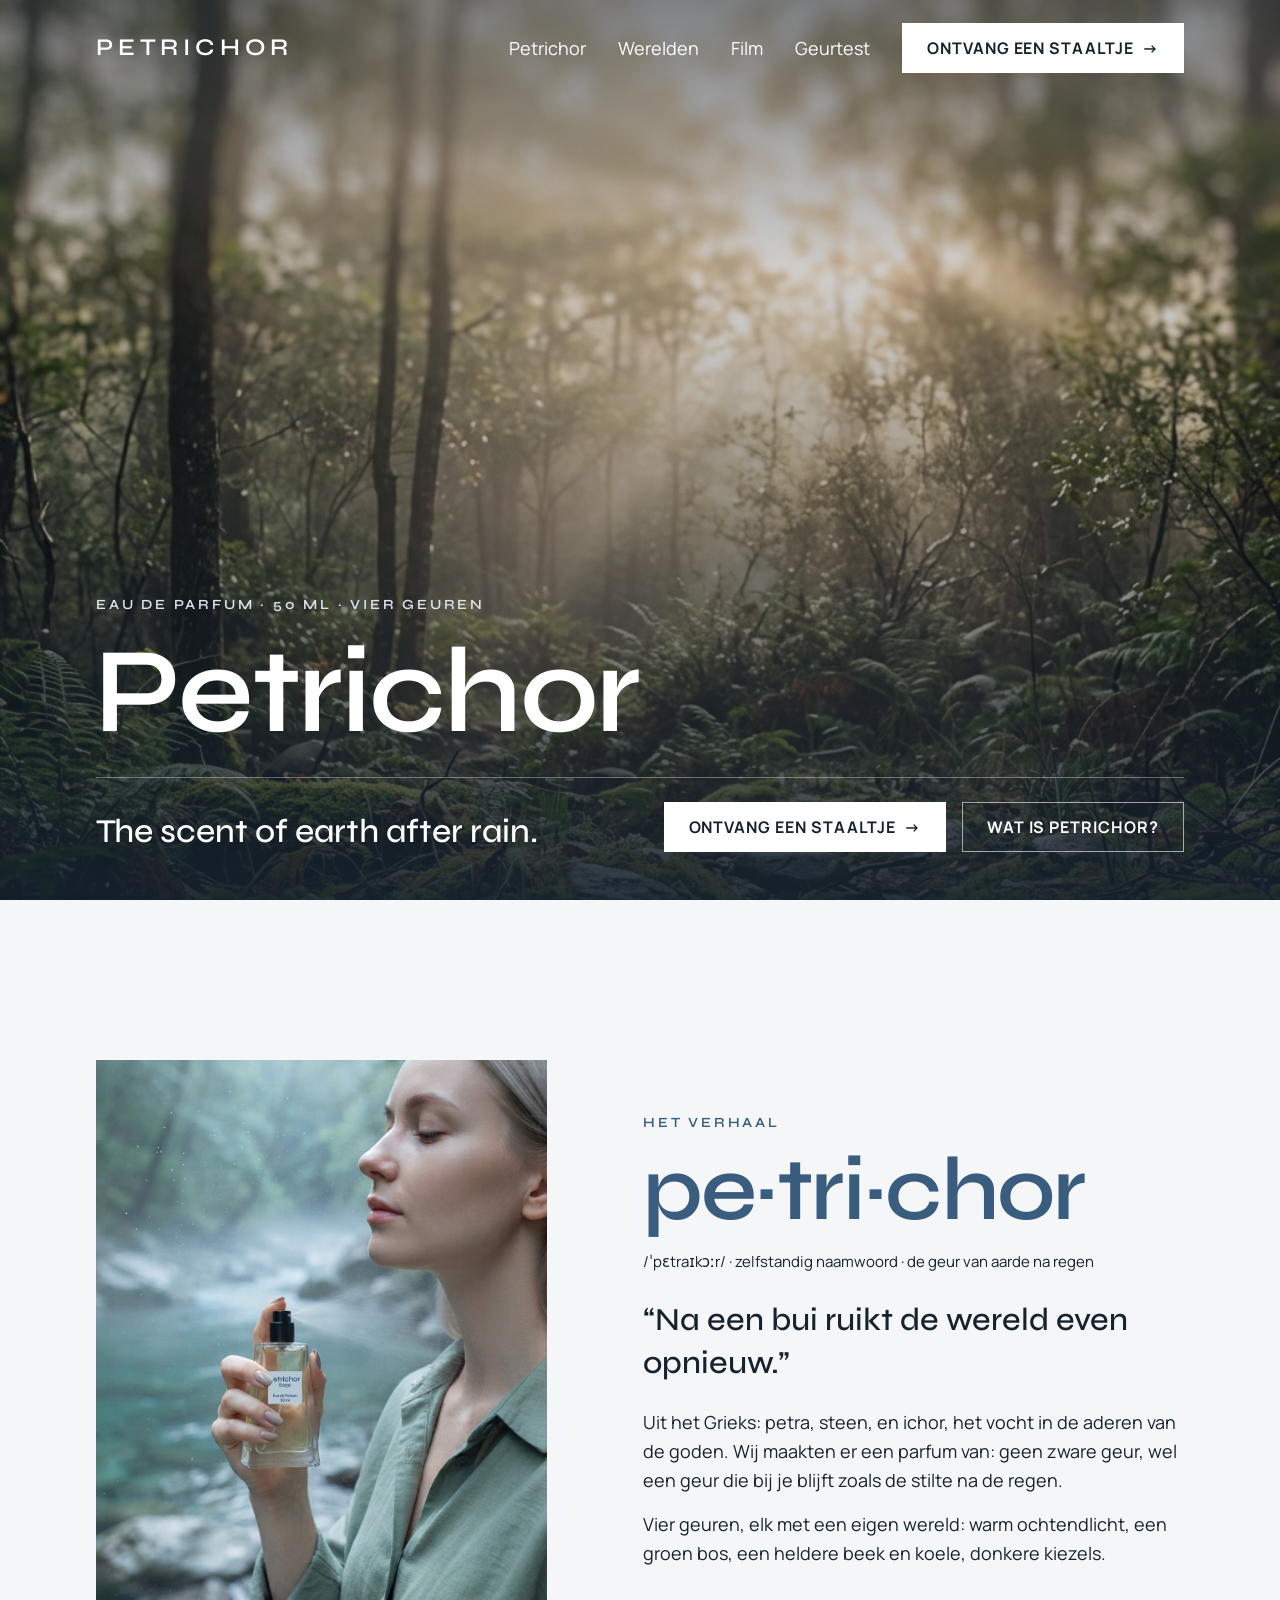
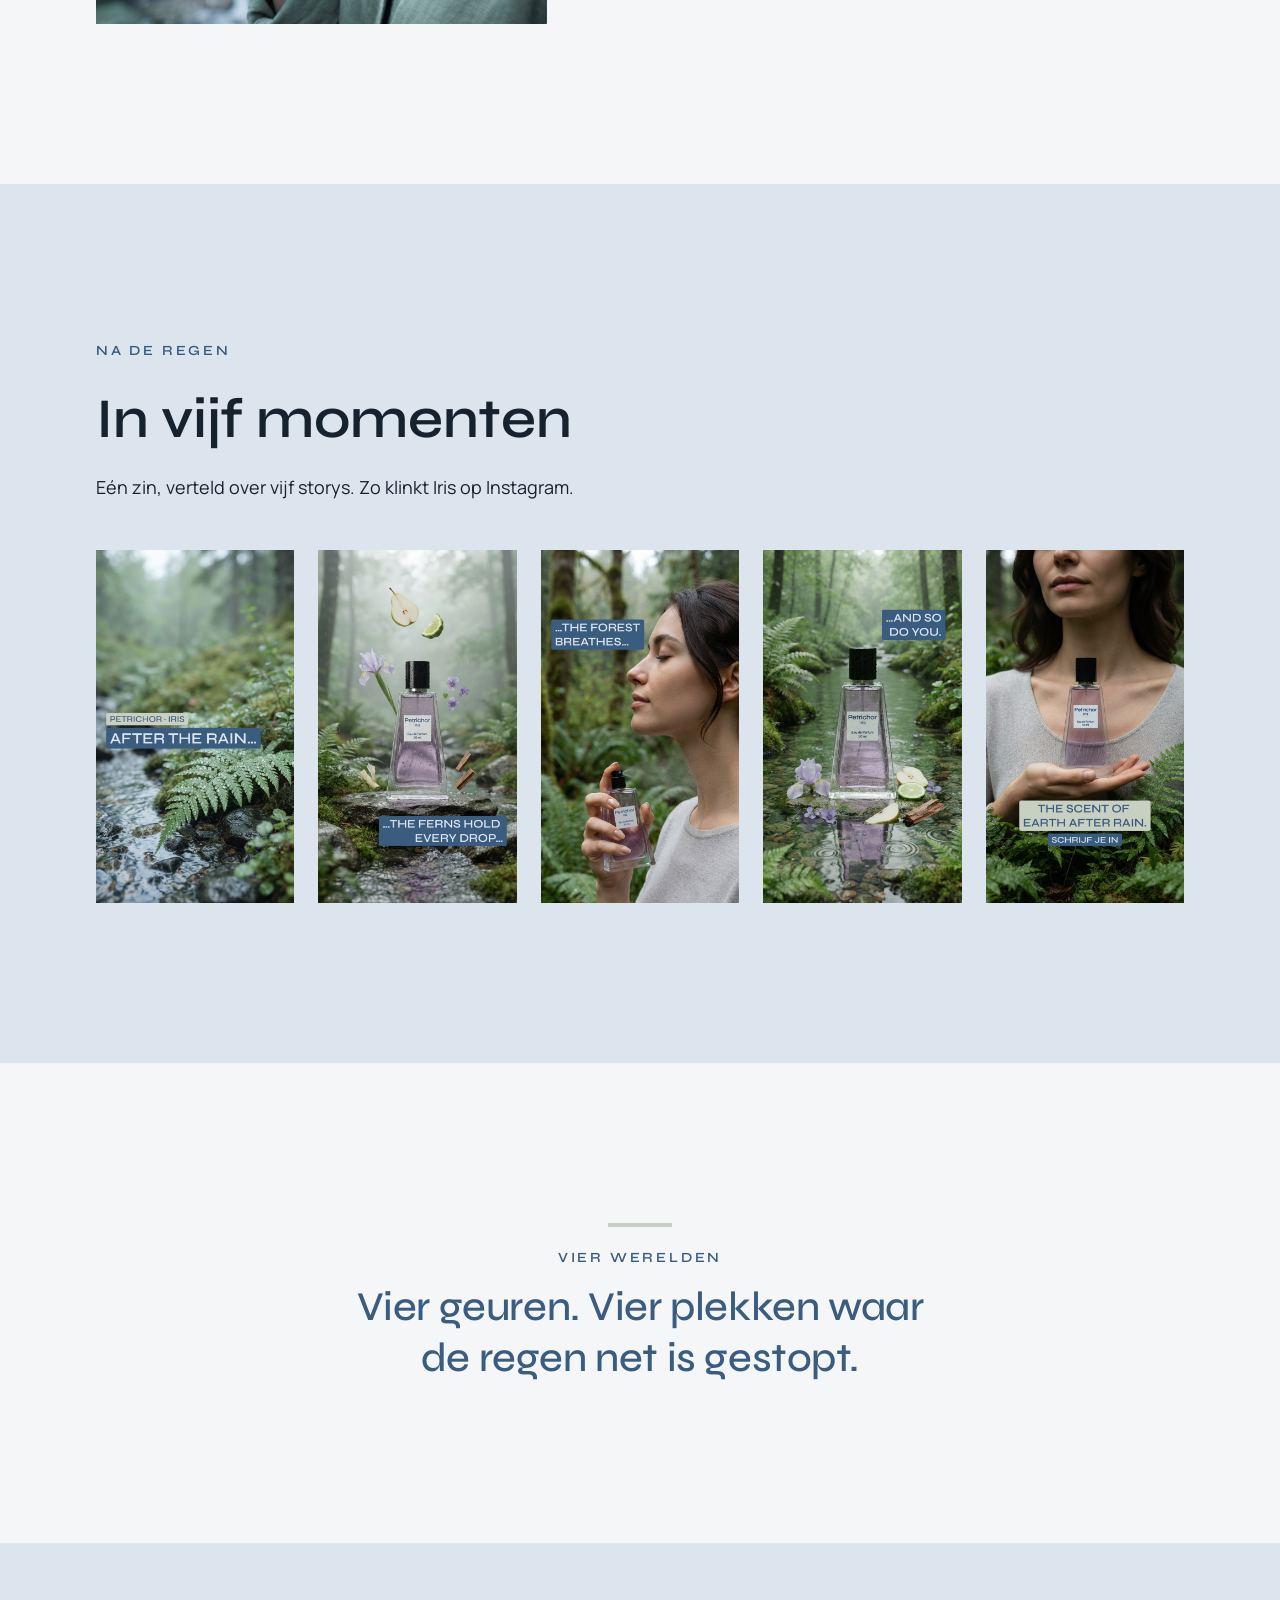
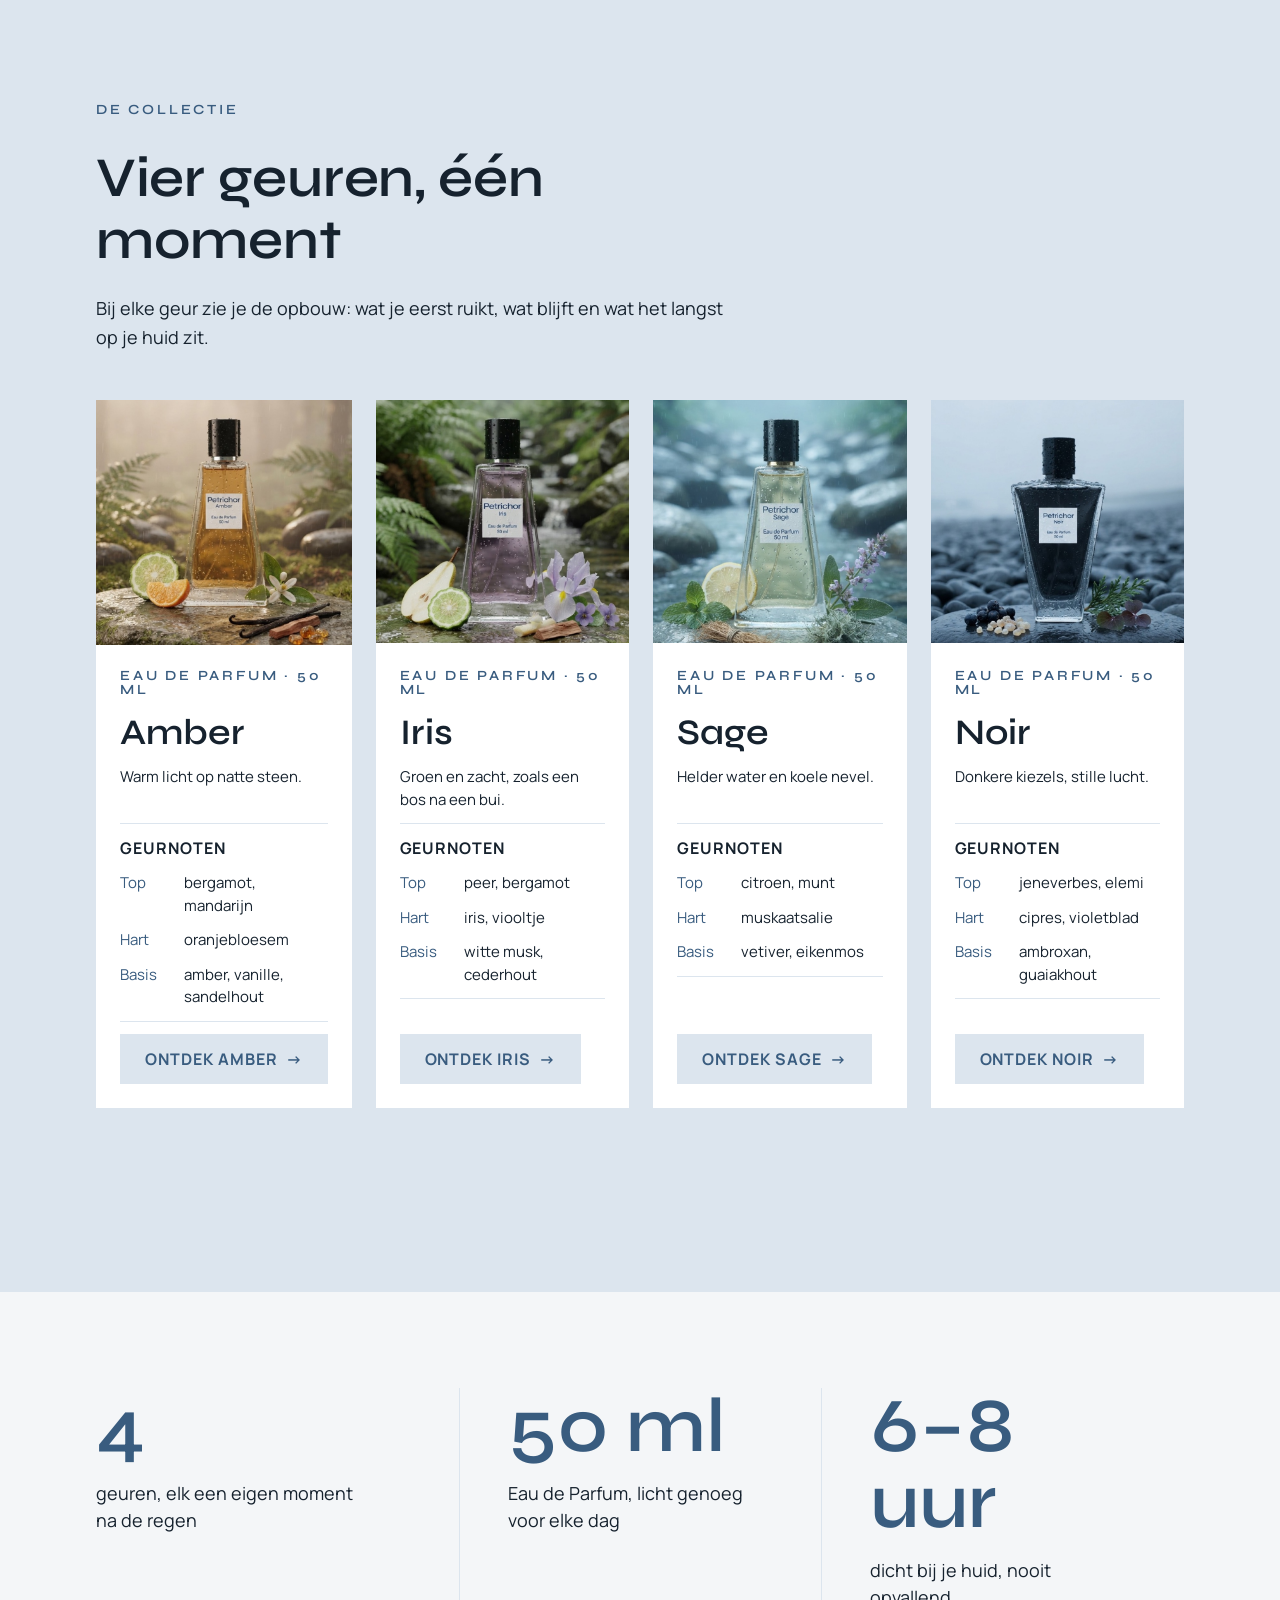
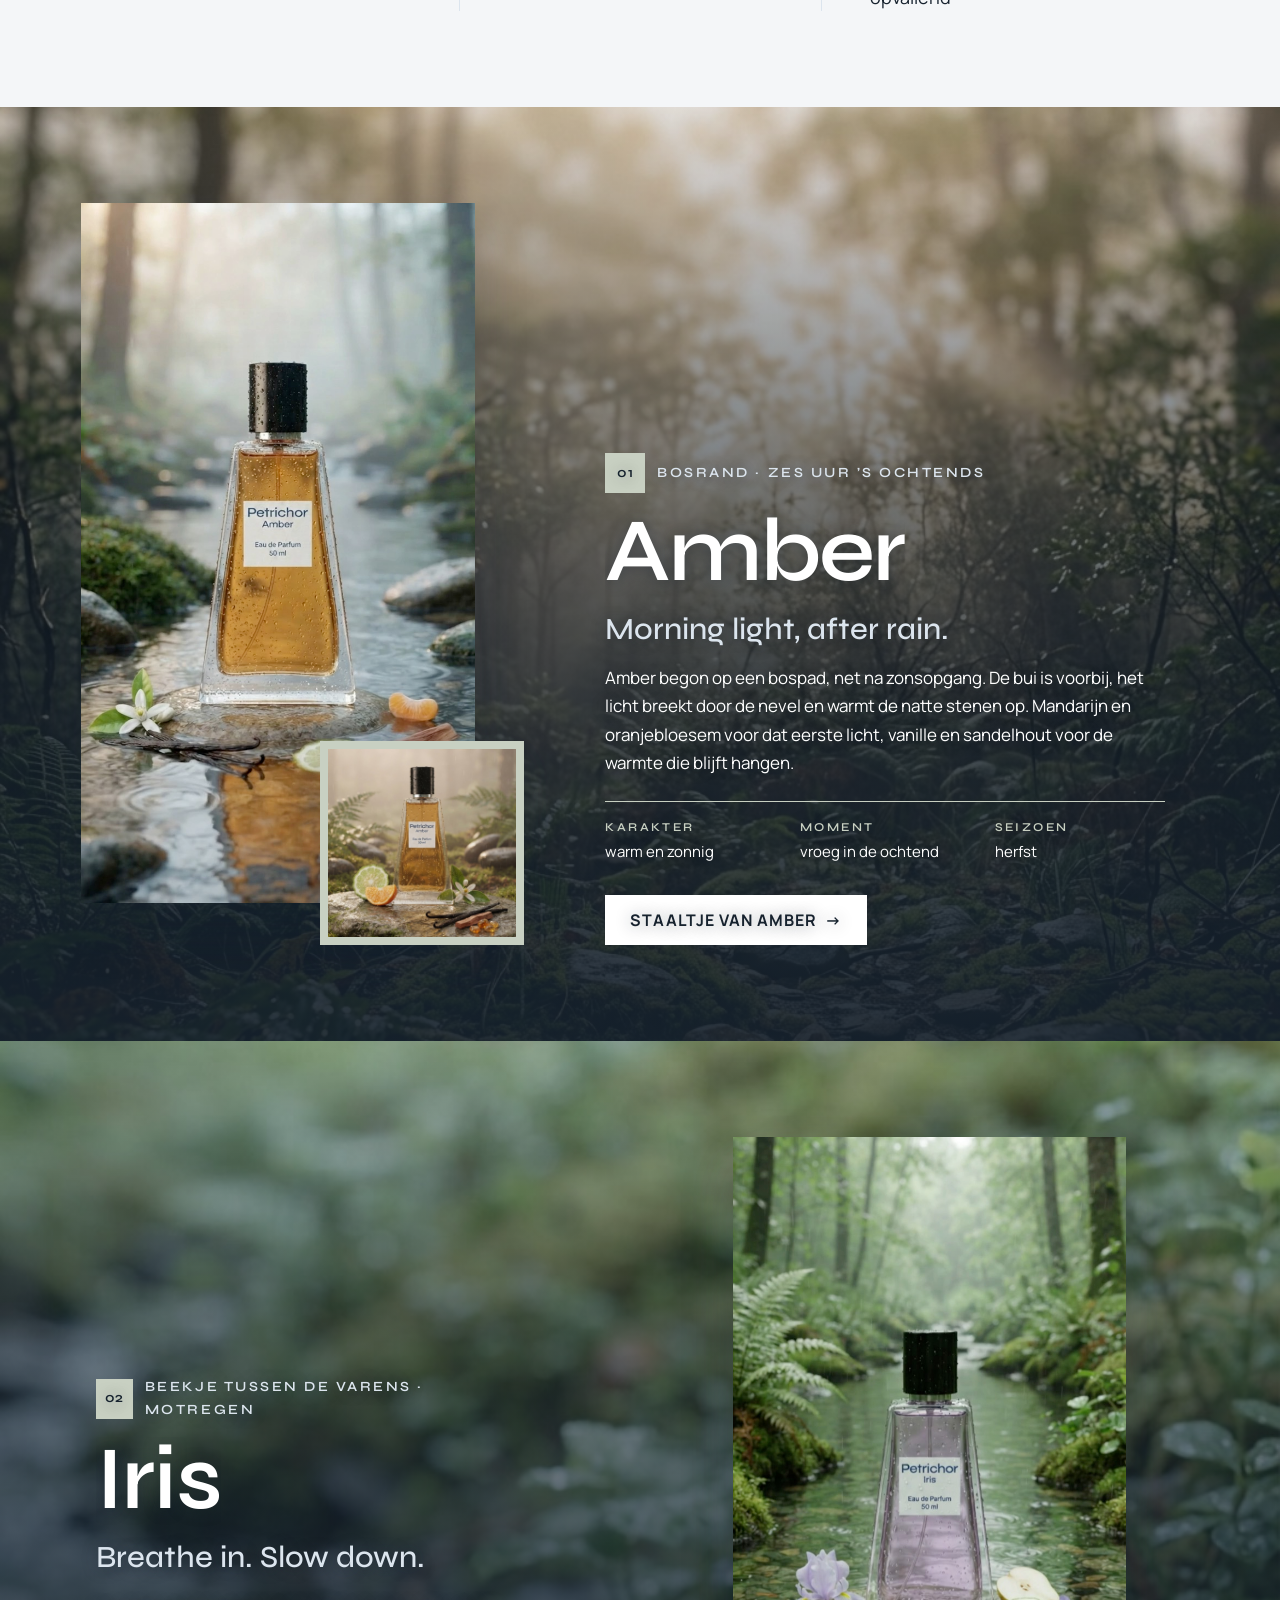
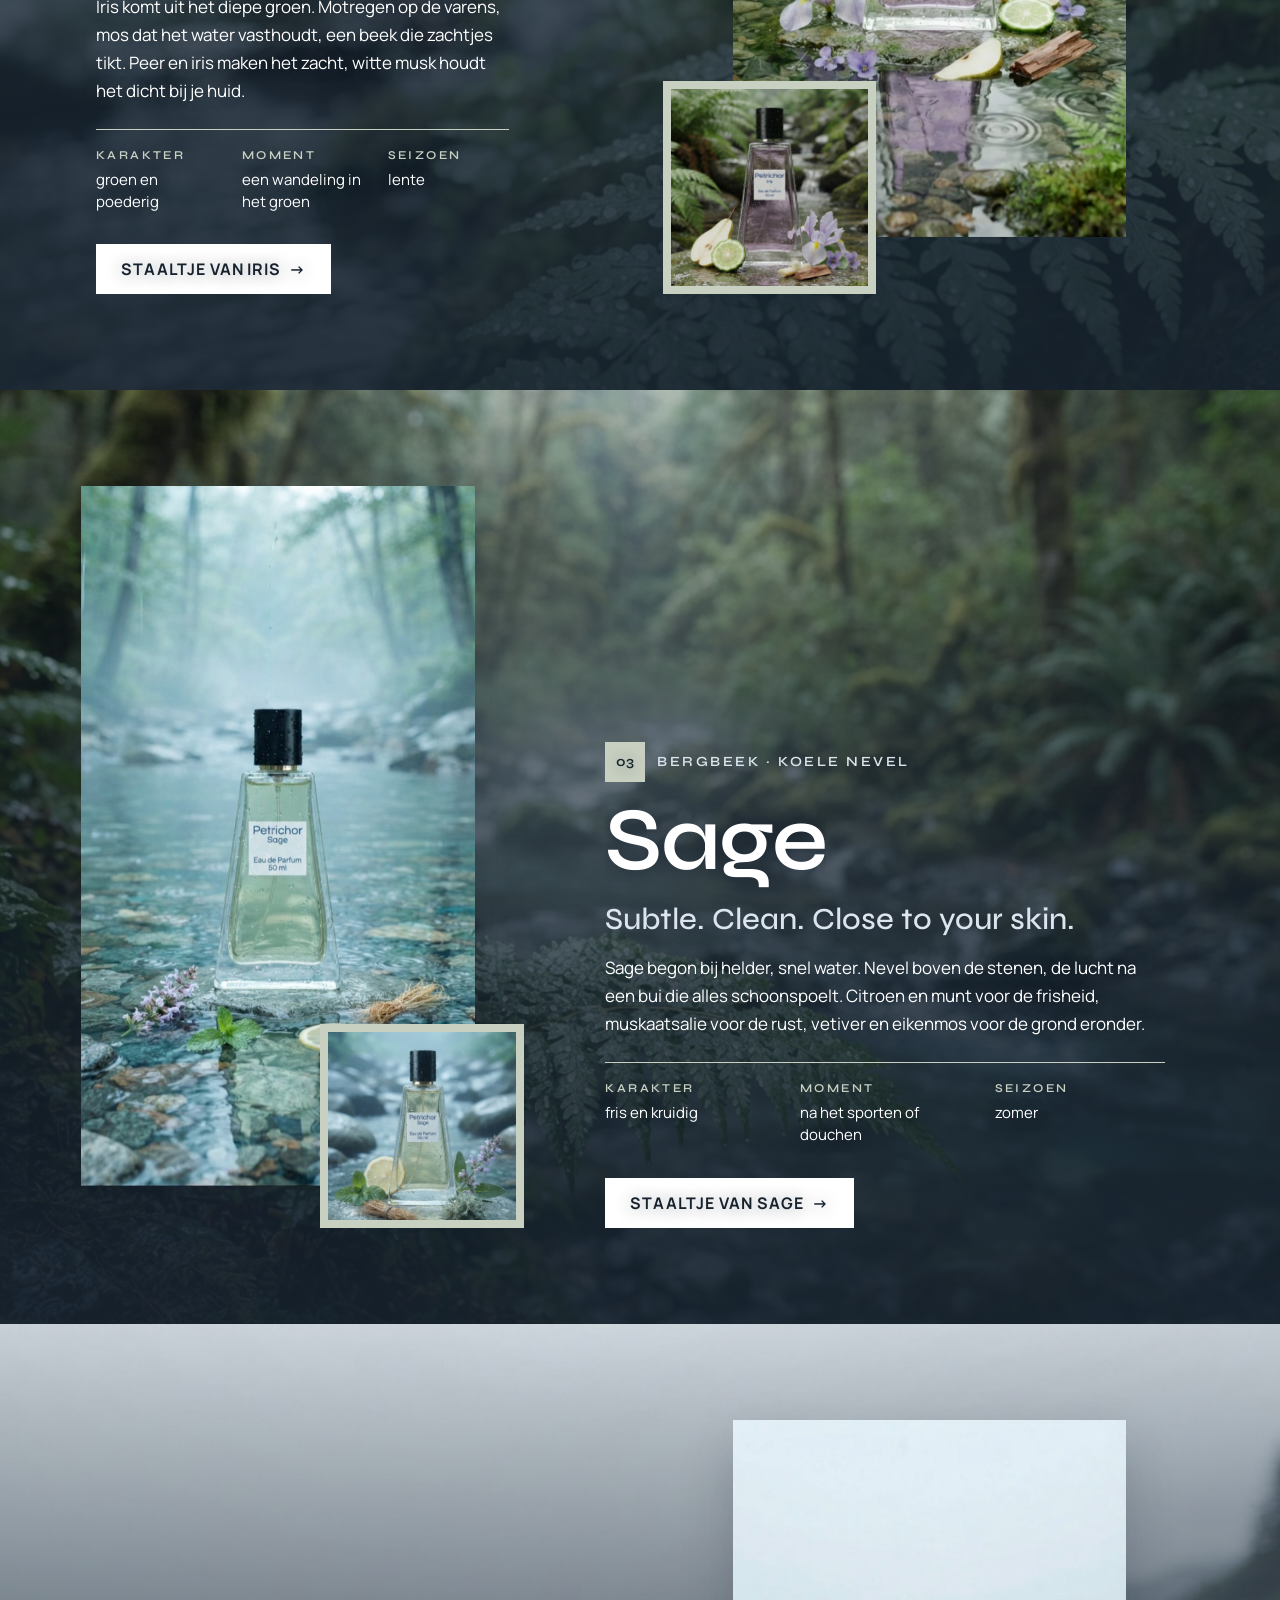
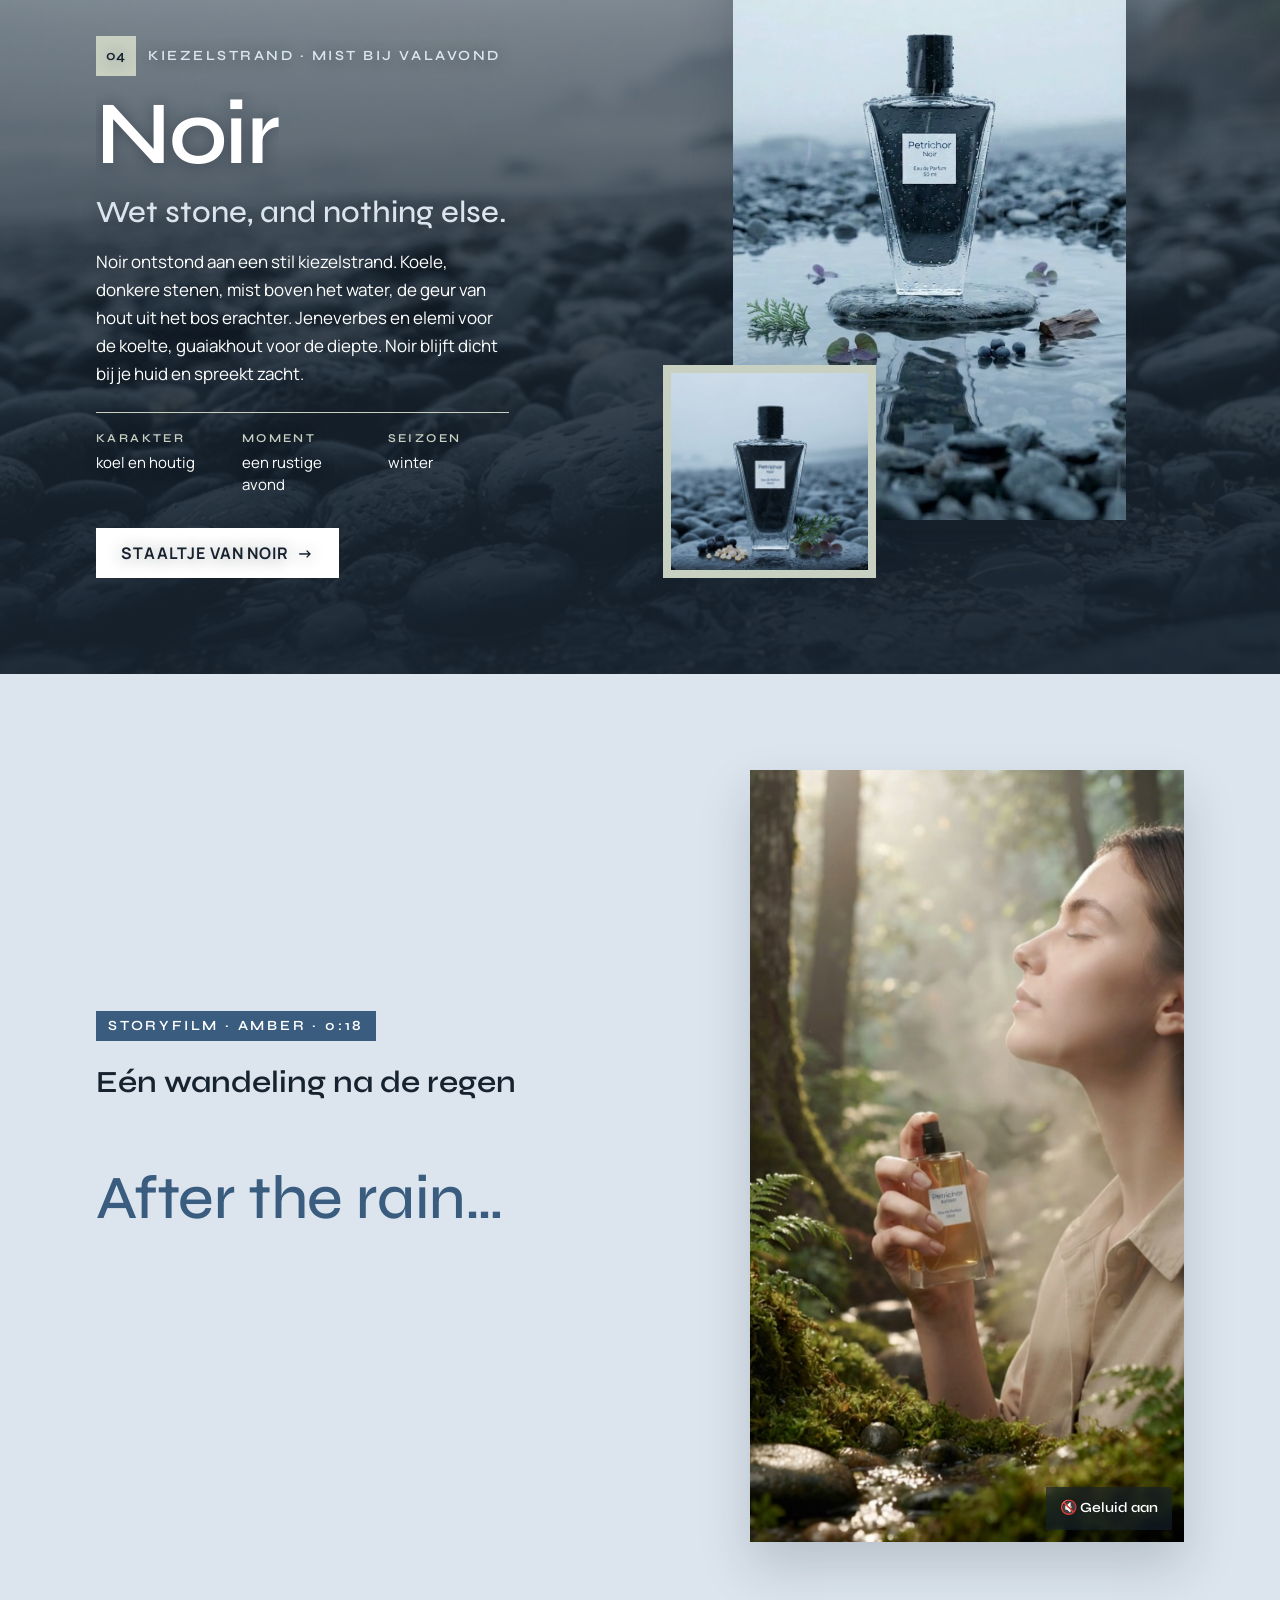
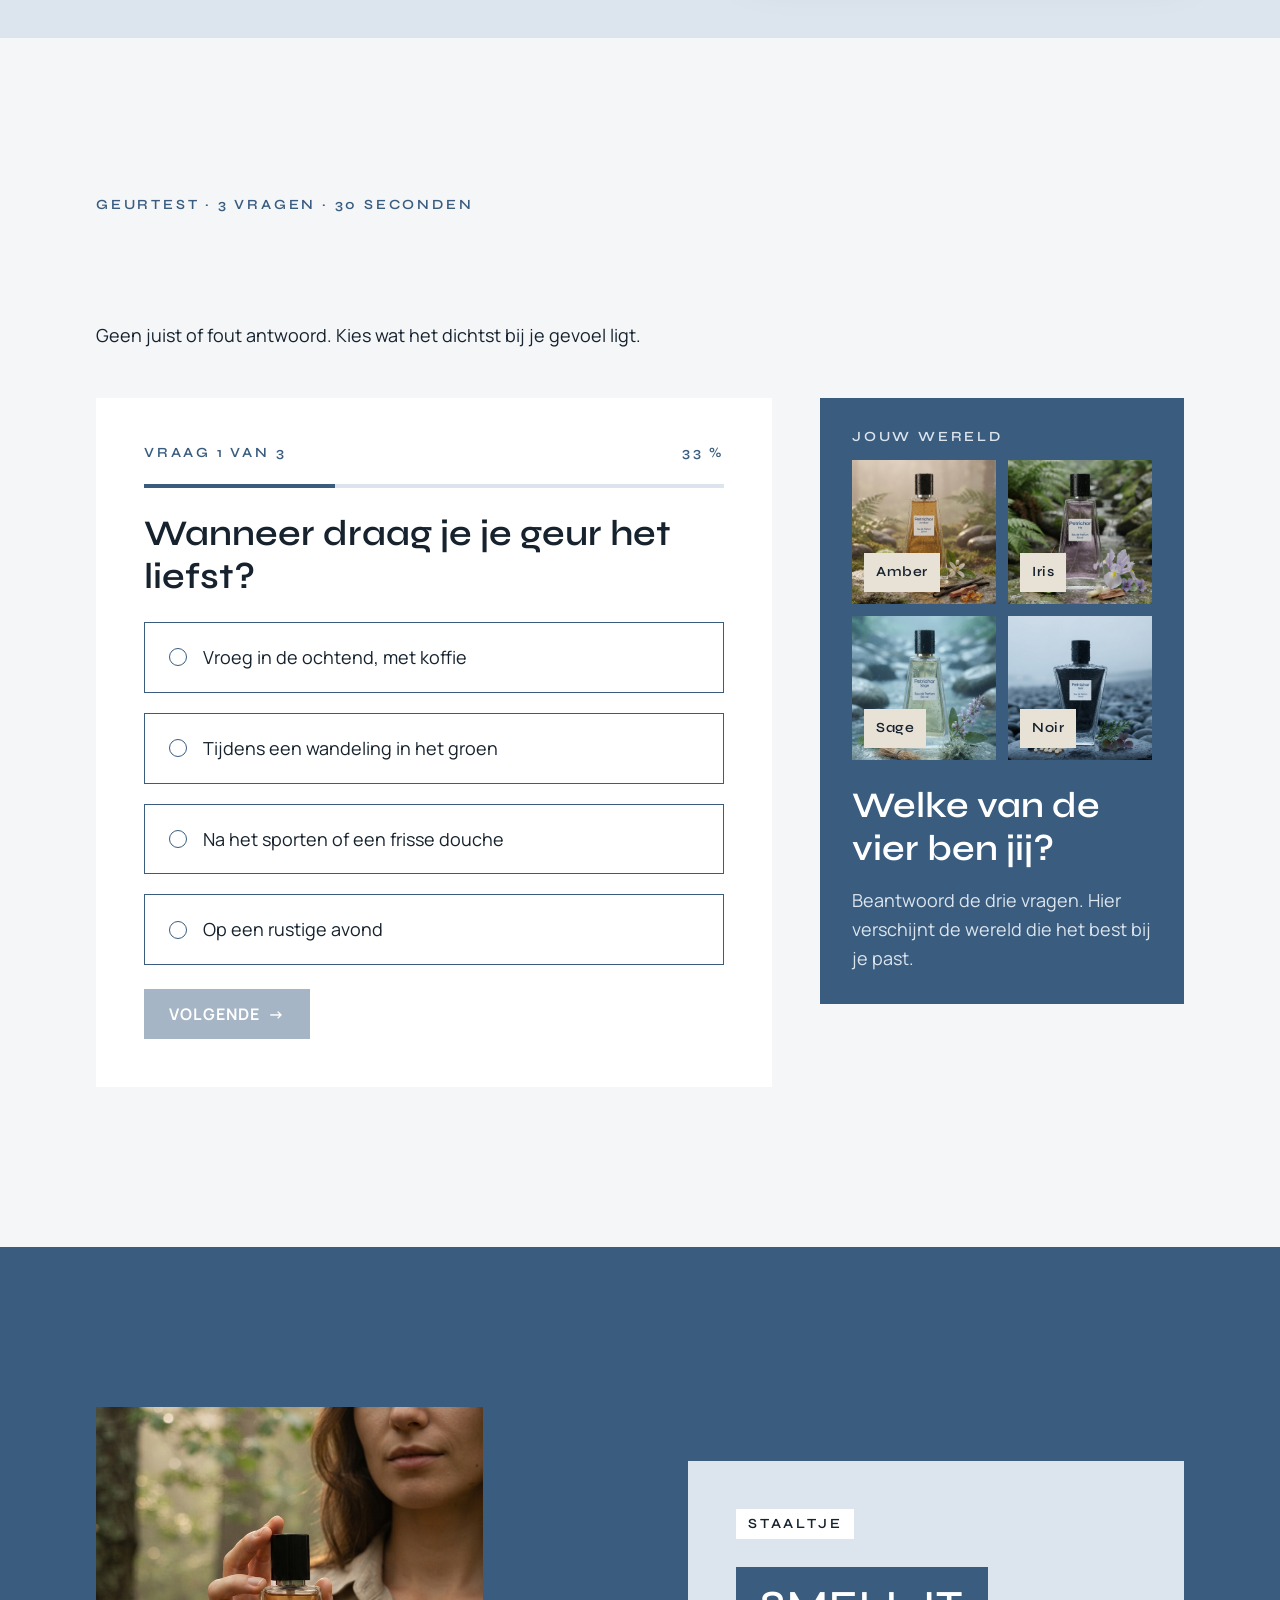
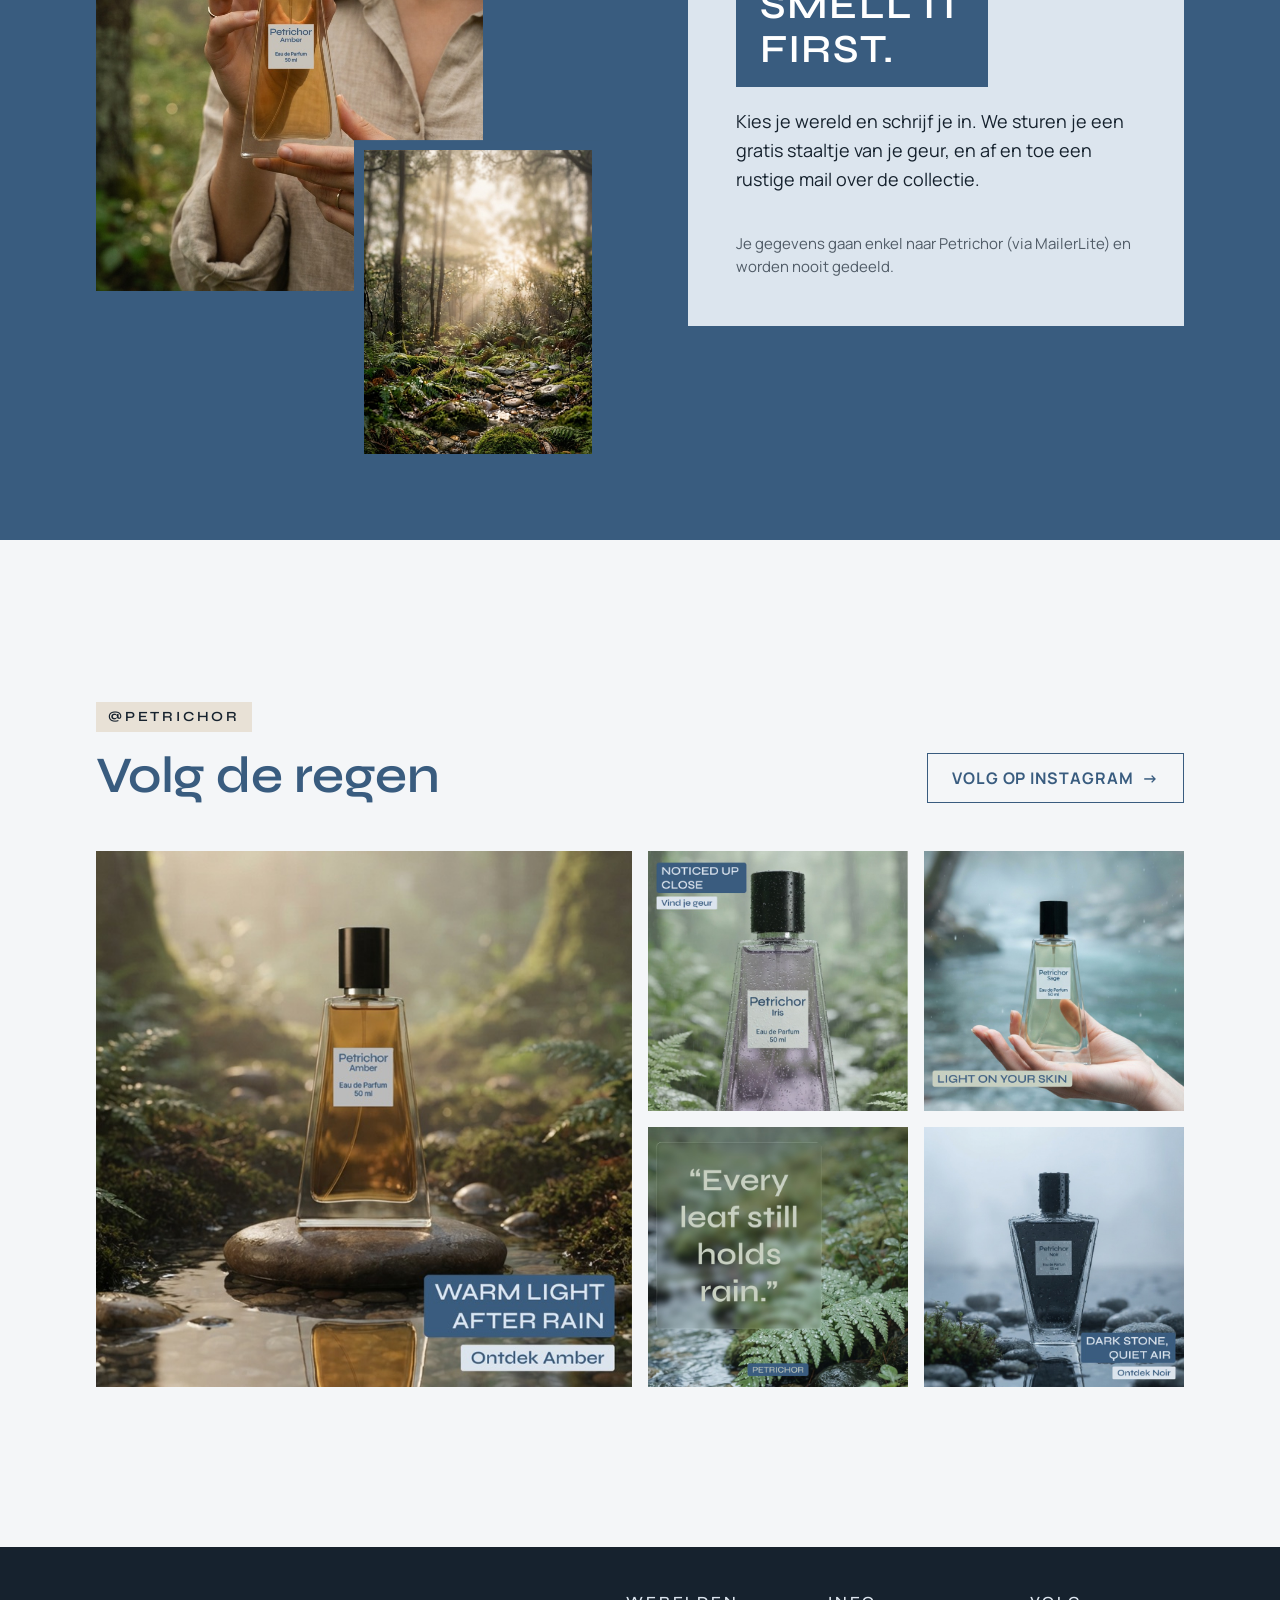
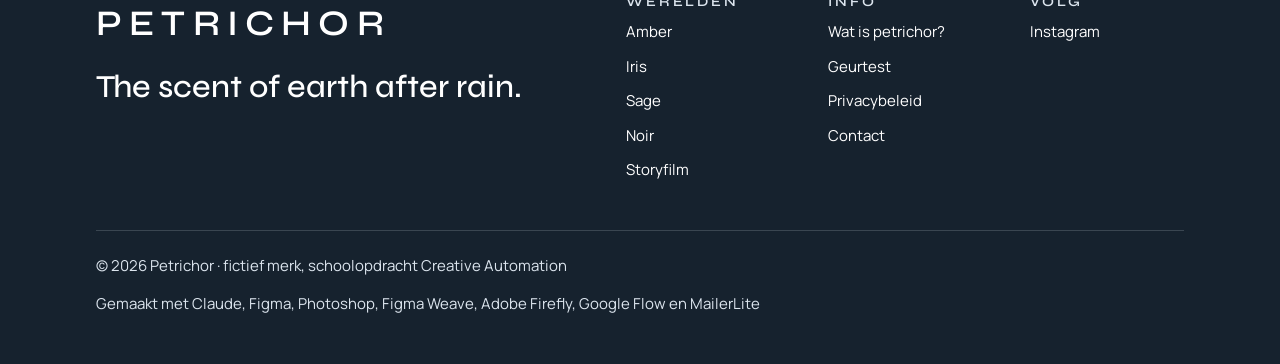
<file: index.html>
<!doctype html>
<html lang="nl">
<head>
  <meta charset="utf-8">
  <meta name="viewport" content="width=device-width, initial-scale=1">
  <title>Petrichor · The scent of earth after rain</title>
  <meta name="description" content="Petrichor, Eau de Parfum 50 ml in vier geuren: Amber, Iris, Sage en Noir. Lees waar het woord vandaan komt, ontdek de vier werelden en ontvang een staaltje.">
  <meta property="og:title" content="Petrichor · The scent of earth after rain">
  <meta property="og:description" content="Vier geuren, vier plekken na de regen. Schrijf je in en ontvang een staaltje van je geur.">
  <meta property="og:image" content="https://elishajacobs.github.io/petrichor/assets/img/ontstaan_amber.jpg">
  <meta name="theme-color" content="#16222E">
  <link rel="preconnect" href="https://fonts.googleapis.com">
  <link rel="preconnect" href="https://fonts.gstatic.com" crossorigin>
  <link href="https://fonts.googleapis.com/css2?family=Manrope:wght@400;700&family=Syne:wght@500;600;700;800&display=swap" rel="stylesheet">
  <link rel="stylesheet" href="css/style.css?v=63">

  <!-- MailerLite Universal -->
  <script>
    (function(w,d,e,u,f,l,n){w[f]=w[f]||function(){(w[f].q=w[f].q||[])
    .push(arguments);},l=d.createElement(e),l.async=1,l.src=u,
    n=d.getElementsByTagName(e)[0],n.parentNode.insertBefore(l,n);})
    (window,document,'script','https://assets.mailerlite.com/js/universal.js','ml');
    ml('account', '2735843');
  </script>
  <!-- End MailerLite Universal -->
</head>
<body>
  <a class="skip" href="#main">Naar de inhoud</a>

  <!-- Navigatie: donker, ligt over de startfoto -->
  <header class="nav" id="top">
    <div class="nav__inner">
      <a class="wordmark" href="#top" aria-label="Petrichor, naar boven">Petrichor</a>
      <button class="nav__toggle" aria-expanded="false" aria-controls="nav-menu">
        <span class="nav__toggle-bar"></span><span class="nav__toggle-bar"></span>
        <span class="sr-only">Menu</span>
      </button>
      <nav class="nav__menu" id="nav-menu" aria-label="Hoofdmenu">
        <a href="#betekenis" data-nav="betekenis">Petrichor</a>
        <a href="#werelden" data-nav="werelden">Werelden</a>
        <a href="#storyfilm" data-nav="storyfilm">Film</a>
        <a href="#geurtest" data-nav="geurtest">Geurtest</a>
        <a class="btn btn--white" href="#staaltje">Ontvang een staaltje <span aria-hidden="true">→</span></a>
      </nav>
    </div>
  </header>

  <main id="main">

    <!-- Startpagina: het mistige bos over het hele scherm, het woord groot erover -->
    <section class="hero" aria-labelledby="hero-title">
      <img class="hero__img" src="assets/img/ontstaan_amber.jpg" width="1024" height="1024" alt="Een mistig bos in het ochtendlicht, net na de regen">
      <div class="container hero__inner">
        <p class="hero__kicker">Eau de Parfum · 50 ml · vier geuren</p>
        <h1 class="hero__word" id="hero-title" data-letters>Petrichor</h1>
        <div class="hero__foot">
          <p class="hero__slogan">The scent of earth after rain.</p>
          <div class="btn-row">
            <a class="btn btn--white" href="#staaltje">Ontvang een staaltje <span aria-hidden="true">→</span></a>
            <a class="btn btn--ghost" href="#betekenis">Wat is petrichor?</a>
          </div>
        </div>
      </div>
    </section>

    <!-- Betekenis en ontstaan: woordenboekpagina op blauw, met foto's die erover schuiven -->
    <section class="word" id="betekenis" aria-labelledby="word-title">
      <div class="container">
        <div class="word__split">
          <figure class="word__photo reveal">
            <img data-drift="-0.04" src="assets/img/verhaal_sage.jpg" width="1080" height="1920" loading="lazy" alt="Een vrouw met gesloten ogen verstuift Petrichor Sage bij een heldere beek in de mist">
          </figure>
          <div class="word__text reveal">
            <p class="label">Het verhaal</p>
            <h2 class="word__title" id="word-title">pe·tri·chor</h2>
            <p class="small">/ˈpɛtraɪkɔːr/ · zelfstandig naamwoord · de geur van aarde na regen</p>
            <blockquote class="quote">“Na een bui ruikt de wereld even opnieuw.”</blockquote>
            <p class="body">Uit het Grieks: petra, steen, en ichor, het vocht in de aderen van de goden. Wij maakten er een parfum van: geen zware geur, wel een geur die bij je blijft zoals de stilte na de regen.</p>
            <p class="body">Vier geuren, elk met een eigen wereld: warm ochtendlicht, een groen bos, een heldere beek en koele, donkere kiezels.</p>
          </div>
        </div>
      </div>
    </section>

    <!-- Storys -->
    <section class="section storys-section" aria-labelledby="storys-title">
      <div class="container">
        <header class="section-head">
          <p class="label">Na de regen</p>
          <h2 class="h1" id="storys-title" data-split>In vijf momenten</h2>
          <p class="body">Eén zin, verteld over vijf storys. Zo klinkt Iris op Instagram.</p>
        </header>
        <ol class="storys" role="list">
          <li><img src="assets/img/iris_story1.jpg" width="720" height="1280" loading="lazy" alt="Story 1: Petrichor Iris bij een beekje in het bos, met de tekst ‘After the rain…’"></li>
          <li><img src="assets/img/iris_story2.jpg" width="720" height="1280" loading="lazy" alt="Story 2: Petrichor Iris tussen natte varens"></li>
          <li><img src="assets/img/iris_story3.jpg" width="720" height="1280" loading="lazy" alt="Story 3: een vrouw spuit Iris in het bos, ‘…the forest breathes…’"></li>
          <li><img src="assets/img/iris_story4.jpg" width="720" height="1280" loading="lazy" alt="Story 4: Petrichor Iris op stil water met peer en viooltje"></li>
          <li><img src="assets/img/iris_story5.jpg" width="720" height="1280" loading="lazy" alt="Story 5: Petrichor Iris met de slogan ‘The scent of earth after rain.’"></li>
        </ol>
      </div>
    </section>

    <!-- Pauze: een brede foto met een grote zin -->
    <section class="band" aria-label="Sfeerbeeld">
      <div class="container band__inner">
        <div class="reveal"><p class="label">Vier werelden</p><p class="band__quote">Vier geuren. Vier plekken waar de regen net is gestopt.</p></div>
      </div>
    </section>

    <!-- De vier geuren als kaarten (uit versie 1) -->
    <section class="section section--lightblue" id="geuren" aria-labelledby="geuren-title">
      <div class="container">
        <header class="section-head">
          <p class="label">De collectie</p>
          <h2 class="h1" id="geuren-title" data-split>Vier geuren, één moment</h2>
          <p class="body">Bij elke geur zie je de opbouw: wat je eerst ruikt, wat blijft en wat het langst op je huid zit.</p>
        </header>
        <div class="cards">
          <article class="card reveal">
            <img class="card__img" src="assets/img/geur_amber.jpg?v=3" width="800" height="800" loading="lazy" alt="Petrichor Amber op natte steen in het bos, met mandarijn, oranjebloesem en vanille">
            <div class="card__body">
              <p class="label">Eau de Parfum · 50 ml</p>
              <h3 class="h2">Amber</h3>
              <p class="small">Warm licht op natte steen.</p>
              <div class="notes">
                <p class="notes__title">Geurnoten</p>
                <dl class="notes__list" id="notes-amber">
                  <div><dt>Top</dt><dd>bergamot, mandarijn</dd></div>
                  <div><dt>Hart</dt><dd>oranjebloesem</dd></div>
                  <div><dt>Basis</dt><dd>amber, vanille, sandelhout</dd></div>
                </dl>
              </div>
              <a class="btn btn--light" href="#amber">Ontdek Amber <span aria-hidden="true">→</span></a>
            </div>
          </article>
          <article class="card reveal">
            <img class="card__img" src="assets/img/geur_iris.jpg?v=3" width="800" height="800" loading="lazy" alt="Petrichor Iris bij een beekje tussen varens, met peer, iris en viooltje">
            <div class="card__body">
              <p class="label">Eau de Parfum · 50 ml</p>
              <h3 class="h2">Iris</h3>
              <p class="small">Groen en zacht, zoals een bos na een bui.</p>
              <div class="notes">
                <p class="notes__title">Geurnoten</p>
                <dl class="notes__list" id="notes-iris">
                  <div><dt>Top</dt><dd>peer, bergamot</dd></div>
                  <div><dt>Hart</dt><dd>iris, viooltje</dd></div>
                  <div><dt>Basis</dt><dd>witte musk, cederhout</dd></div>
                </dl>
              </div>
              <a class="btn btn--light" href="#iris">Ontdek Iris <span aria-hidden="true">→</span></a>
            </div>
          </article>
          <article class="card reveal">
            <img class="card__img" src="assets/img/geur_sage.jpg?v=3" width="800" height="800" loading="lazy" alt="Petrichor Sage in een heldere blauwgroene beek, met citroen, munt en salie">
            <div class="card__body">
              <p class="label">Eau de Parfum · 50 ml</p>
              <h3 class="h2">Sage</h3>
              <p class="small">Helder water en koele nevel.</p>
              <div class="notes">
                <p class="notes__title">Geurnoten</p>
                <dl class="notes__list" id="notes-sage">
                  <div><dt>Top</dt><dd>citroen, munt</dd></div>
                  <div><dt>Hart</dt><dd>muskaatsalie</dd></div>
                  <div><dt>Basis</dt><dd>vetiver, eikenmos</dd></div>
                </dl>
              </div>
              <a class="btn btn--light" href="#sage">Ontdek Sage <span aria-hidden="true">→</span></a>
            </div>
          </article>
          <article class="card reveal">
            <img class="card__img" src="assets/img/geur_noir.jpg?v=3" width="800" height="800" loading="lazy" alt="Petrichor Noir op donkere natte kiezels onder een bleke lucht, met jeneverbes">
            <div class="card__body">
              <p class="label">Eau de Parfum · 50 ml</p>
              <h3 class="h2">Noir</h3>
              <p class="small">Donkere kiezels, stille lucht.</p>
              <div class="notes">
                <p class="notes__title">Geurnoten</p>
                <dl class="notes__list" id="notes-noir">
                  <div><dt>Top</dt><dd>jeneverbes, elemi</dd></div>
                  <div><dt>Hart</dt><dd>cipres, violetblad</dd></div>
                  <div><dt>Basis</dt><dd>ambroxan, guaiakhout</dd></div>
                </dl>
              </div>
              <a class="btn btn--light" href="#noir">Ontdek Noir <span aria-hidden="true">→</span></a>
            </div>
          </article>
        </div>
      </div>
    </section>

    <!-- Drie korte feiten -->
    <section class="facts" aria-label="Petrichor in cijfers">
      <div class="container facts__grid">
        <div class="facts__item reveal">
          <p class="facts__num"><span data-count="4">4</span></p>
          <p class="facts__text">geuren, elk een eigen moment na de regen</p>
        </div>
        <div class="facts__item reveal">
          <p class="facts__num"><span data-count="50">50</span> ml</p>
          <p class="facts__text">Eau de Parfum, licht genoeg voor elke dag</p>
        </div>
        <div class="facts__item reveal">
          <p class="facts__num"><span data-count="6">6</span>–<span data-count="8">8</span> uur</p>
          <p class="facts__text">dicht bij je huid, nooit opvallend</p>
        </div>
      </div>
    </section>


    <!-- De vier werelden: elk zijn sfeerfoto als achtergrond, film en fles erbovenop -->
    <div id="werelden">

      <section class="world world--amber" id="amber" aria-labelledby="amber-title">
        <img class="world__bg" src="assets/img/ontstaan_amber.jpg" width="1024" height="1024" loading="lazy" alt="">
        <div class="container world__grid">
          <div class="world__media">
            <figure class="world__video reveal">
              <video muted loop playsinline preload="metadata" poster="assets/img/frame_amber.jpg" aria-label="Film Amber: oranjebloesem, mandarijn en vanille op stil water">
                <source src="assets/video/amber.mp4" type="video/mp4">
              </video>
            </figure>
            <img class="world__bottle reveal" src="assets/img/geur_amber.jpg" width="800" height="800" loading="lazy" alt="De fles Petrichor Amber op natte steen, met mandarijn en vanille">
          </div>
          <div class="world__text">
            <p class="world__index"><span>01</span> Bosrand · zes uur ’s ochtends</p>
            <h2 class="world__name" id="amber-title" data-split>Amber</h2>
            <p class="world__slogan">Morning light, after rain.</p>
            <p class="world__body">Amber begon op een bospad, net na zonsopgang. De bui is voorbij, het licht breekt door de nevel en warmt de natte stenen op. Mandarijn en oranjebloesem voor dat eerste licht, vanille en sandelhout voor de warmte die blijft hangen.</p>
            <dl class="world__notes">
              <div><dt>Karakter</dt><dd>warm en zonnig</dd></div>
              <div><dt>Moment</dt><dd>vroeg in de ochtend</dd></div>
              <div><dt>Seizoen</dt><dd>herfst</dd></div>
            </dl>
            <a class="btn btn--white" href="#staaltje" data-scent="Amber">Staaltje van Amber <span aria-hidden="true">→</span></a>
          </div>
        </div>
      </section>

      <section class="world world--iris world--flip" id="iris" aria-labelledby="iris-title">
        <img class="world__bg" src="assets/img/ontstaan_iris.jpg" width="768" height="1376" loading="lazy" alt="">
        <div class="container world__grid">
          <div class="world__media">
            <figure class="world__video reveal">
              <video muted loop playsinline preload="metadata" poster="assets/img/frame_iris.jpg" aria-label="Film Iris: peer, iris en viooltje tussen de varens">
                <source src="assets/video/iris.mp4" type="video/mp4">
              </video>
            </figure>
            <img class="world__bottle reveal" src="assets/img/geur_iris.jpg" width="800" height="800" loading="lazy" alt="De fles Petrichor Iris bij een beekje, met peer en viooltje">
          </div>
          <div class="world__text">
            <p class="world__index"><span>02</span> Beekje tussen de varens · motregen</p>
            <h2 class="world__name" id="iris-title" data-split>Iris</h2>
            <p class="world__slogan">Breathe in. Slow down.</p>
            <p class="world__body">Iris komt uit het diepe groen. Motregen op de varens, mos dat het water vasthoudt, een beek die zachtjes tikt. Peer en iris maken het zacht, witte musk houdt het dicht bij je huid.</p>
            <dl class="world__notes">
              <div><dt>Karakter</dt><dd>groen en poederig</dd></div>
              <div><dt>Moment</dt><dd>een wandeling in het groen</dd></div>
              <div><dt>Seizoen</dt><dd>lente</dd></div>
            </dl>
            <a class="btn btn--white" href="#staaltje" data-scent="Iris">Staaltje van Iris <span aria-hidden="true">→</span></a>
          </div>
        </div>
      </section>

      <section class="world world--sage" id="sage" aria-labelledby="sage-title">
        <img class="world__bg" src="assets/img/ontstaan_sage.jpg" width="1024" height="1024" loading="lazy" alt="">
        <div class="container world__grid">
          <div class="world__media">
            <figure class="world__video reveal">
              <video muted loop playsinline preload="metadata" poster="assets/img/frame_sage.jpg" aria-label="Film Sage: citroen, munt en salie in een heldere beek">
                <source src="assets/video/sage.mp4" type="video/mp4">
              </video>
            </figure>
            <img class="world__bottle reveal" src="assets/img/geur_sage.jpg" width="800" height="800" loading="lazy" alt="De fles Petrichor Sage in een heldere beek, met citroen en salie">
          </div>
          <div class="world__text">
            <p class="world__index"><span>03</span> Bergbeek · koele nevel</p>
            <h2 class="world__name" id="sage-title" data-split>Sage</h2>
            <p class="world__slogan">Subtle. Clean. Close to your skin.</p>
            <p class="world__body">Sage begon bij helder, snel water. Nevel boven de stenen, de lucht na een bui die alles schoonspoelt. Citroen en munt voor de frisheid, muskaatsalie voor de rust, vetiver en eikenmos voor de grond eronder.</p>
            <dl class="world__notes">
              <div><dt>Karakter</dt><dd>fris en kruidig</dd></div>
              <div><dt>Moment</dt><dd>na het sporten of douchen</dd></div>
              <div><dt>Seizoen</dt><dd>zomer</dd></div>
            </dl>
            <a class="btn btn--white" href="#staaltje" data-scent="Sage">Staaltje van Sage <span aria-hidden="true">→</span></a>
          </div>
        </div>
      </section>

      <section class="world world--noir world--flip" id="noir" aria-labelledby="noir-title">
        <img class="world__bg" src="assets/img/ontstaan_noir.jpg" width="1024" height="1024" loading="lazy" alt="">
        <div class="container world__grid">
          <div class="world__media">
            <figure class="world__video reveal">
              <video muted loop playsinline preload="metadata" poster="assets/img/frame_noir.jpg" aria-label="Film Noir: jeneverbes en cipres op donkere kiezels">
                <source src="assets/video/noir.mp4" type="video/mp4">
              </video>
            </figure>
            <img class="world__bottle reveal" src="assets/img/geur_noir.jpg" width="800" height="800" loading="lazy" alt="De fles Petrichor Noir op donkere natte kiezels, met jeneverbes">
          </div>
          <div class="world__text">
            <p class="world__index"><span>04</span> Kiezelstrand · mist bij valavond</p>
            <h2 class="world__name" id="noir-title" data-split>Noir</h2>
            <p class="world__slogan">Wet stone, and nothing else.</p>
            <p class="world__body">Noir ontstond aan een stil kiezelstrand. Koele, donkere stenen, mist boven het water, de geur van hout uit het bos erachter. Jeneverbes en elemi voor de koelte, guaiakhout voor de diepte. Noir blijft dicht bij je huid en spreekt zacht.</p>
            <dl class="world__notes">
              <div><dt>Karakter</dt><dd>koel en houtig</dd></div>
              <div><dt>Moment</dt><dd>een rustige avond</dd></div>
              <div><dt>Seizoen</dt><dd>winter</dd></div>
            </dl>
            <a class="btn btn--white" href="#staaltje" data-scent="Noir">Staaltje van Noir <span aria-hidden="true">→</span></a>
          </div>
        </div>
      </section>
    </div>

    <!-- Storyfilm: de film scherp in het midden, dezelfde scène wazig erachter -->
    <section class="story" id="storyfilm" aria-labelledby="story-title">
      <div class="container story__grid">
        <div class="story__text reveal">
          <p class="label label--tag">Storyfilm · Amber · 0:18</p>
          <h2 class="story__title" id="story-title">Eén wandeling na de regen</h2>
          <p class="story__line">
            <span data-cue="0">After the rain…</span>
            <span data-cue="3">…the light breaks through…</span>
            <span data-cue="9">…the stones keep the warmth…</span>
            <span data-cue="12">…and so do you.</span>
            <span data-cue="15">The scent of earth after rain.</span>
          </p>
        </div>
        <figure class="story__film reveal">
          <video class="story__video" muted loop playsinline autoplay preload="metadata" poster="assets/img/hero_amber.jpg"
                 aria-label="Storyfilm Petrichor Amber: een wandeling door een mistig bos na de regen, een vrouw verstuift de geur">
            <source src="assets/video/hero_amber.mp4" type="video/mp4">
          </video>
          <button type="button" class="story__sound" data-story-sound aria-pressed="false">🔇 Geluid aan</button>
        </figure>
      </div>
    </section>

    <!-- Instagram: een strook posts die traag voorbij schuift -->

    <!-- Geurtest -->
    <section class="section quiz-section" id="geurtest" aria-labelledby="geurtest-title">
      <div class="container">
        <header class="section-head">
          <p class="label">Geurtest · 3 vragen · 30 seconden</p>
          <h2 class="quiz-section__title" id="geurtest-title" data-split>In welke wereld hoor jij thuis?</h2>
          <p class="body">Geen juist of fout antwoord. Kies wat het dichtst bij je gevoel ligt.</p>
        </header>
        <div class="quiz" data-quiz>
          <form class="quiz__panel" data-quiz-form novalidate>
            <div class="quiz__progress">
              <p class="label" data-quiz-step>Vraag 1 van 3</p>
              <p class="label" data-quiz-pct>33 %</p>
            </div>
            <div class="quiz__bar" aria-hidden="true"><span data-quiz-bar></span></div>
            <fieldset class="quiz__q">
              <legend class="h2" data-quiz-question></legend>
              <div class="quiz__options" data-quiz-options></div>
            </fieldset>
            <div class="quiz__nav">
              <button type="button" class="linkbtn linkbtn--caps" data-quiz-prev>← Vorige</button>
              <button type="submit" class="btn btn--primary" data-quiz-next disabled>Volgende <span aria-hidden="true">→</span></button>
            </div>
          </form>
          <aside class="quiz__result" data-quiz-result aria-live="polite">
            <p class="label label--light">Jouw wereld</p>
            <ul class="quiz__preview" data-quiz-preview>
              <li><img src="assets/img/geur_amber.jpg" width="800" height="800" loading="lazy" alt=""><span>Amber</span></li>
              <li><img src="assets/img/geur_iris.jpg" width="800" height="800" loading="lazy" alt=""><span>Iris</span></li>
              <li><img src="assets/img/geur_sage.jpg" width="800" height="800" loading="lazy" alt=""><span>Sage</span></li>
              <li><img src="assets/img/geur_noir.jpg" width="800" height="800" loading="lazy" alt=""><span>Noir</span></li>
            </ul>
            <img class="quiz__img" data-result-img src="assets/img/geur_sage.jpg" width="800" height="800" loading="lazy" alt="" hidden>
            <p class="h2 h2--white" data-result-name>Welke van de vier ben jij?</p>
            <p class="body body--light" data-result-text>Beantwoord de drie vragen. Hier verschijnt de wereld die het best bij je past.</p>
            <a class="btn btn--light" href="#staaltje" data-result-cta hidden>Ontvang een staaltje van <span class="nowrap"><span data-result-cta-name></span> <span aria-hidden="true">→</span></span></a>
            <button type="button" class="linkbtn linkbtn--caps linkbtn--white" data-quiz-restart hidden>Test opnieuw</button>
          </aside>
        </div>
      </div>
    </section>

    <!-- Staaltje: collage van twee foto's naast het formulier -->
    <section class="sample" id="staaltje" aria-labelledby="staaltje-title">
      <div class="container sample__grid">
        <div class="sample__collage">
          <figure class="sample__photo sample__photo--main reveal">
            <img src="assets/img/staaltje_amber.jpg" width="768" height="1376" loading="lazy" alt="Een vrouw in een mistig bos houdt een fles Petrichor Amber voor zich uit">
          </figure>
          <figure class="sample__photo sample__photo--over reveal" data-drift="-0.1">
            <img src="assets/img/sfeer_amber.jpg" width="768" height="1376" loading="lazy" alt="Ochtendlicht door de nevel aan een bosrand, natte stenen op het pad">
          </figure>
        </div>
        <div class="signup reveal">
          <p class="label label--tag">Staaltje</p>
          <h2 class="slogan" id="staaltje-title">Smell it<br>first.</h2>
          <p class="body">Kies je wereld en schrijf je in. We sturen je een gratis staaltje van je geur, en af en toe een rustige mail over de collectie.</p>

          <!-- MailerLite-formulier (account 2735843, formulier 53vmC6). De stijl staat in css/style.css, blok "MailerLite". -->
          <div class="ml-slot" id="mailerlite">
            <div class="ml-embedded" data-form="53vmC6"></div>
          </div>

          <p class="small small--muted">Je gegevens gaan enkel naar Petrichor (via MailerLite) en worden nooit gedeeld.</p>
        </div>
      </div>
    </section>

    <section class="insta" id="instagram" aria-labelledby="insta-title">
      <div class="container insta__head">
        <div>
          <p class="label label--tag">@petrichor</p>
          <h2 class="insta__title" id="insta-title">Volg de regen</h2>
        </div>
        <a class="btn btn--outline" href="https://www.instagram.com/" target="_blank" rel="noopener">Volg op Instagram <span aria-hidden="true">→</span></a>
      </div>
<ul class="container insta__grid">
  <li class="insta__big"><img src="assets/img/amber_post1.jpg" width="720" height="720" loading="lazy" alt="Post Amber: de fles op een steen in warm ochtendlicht"></li>
  <li><img src="assets/img/iris_post2.jpg" width="720" height="720" loading="lazy" alt="Post Iris: close-up van de fles met druppels"></li>
  <li><img src="assets/img/sage_post3.jpg" width="720" height="720" loading="lazy" alt="Post Sage: een hand houdt de fles boven een heldere beek"></li>
  <li><img src="assets/img/iris_post5.jpg" width="720" height="720" loading="lazy" alt="Quote Iris: ‘Every leaf still holds rain.’"></li>
  <li><img src="assets/img/noir_post1.jpg" width="720" height="720" loading="lazy" alt="Post Noir: de fles op donkere natte kiezels"></li>
</ul>
    </section>
  </main>

  <footer class="footer">
    <div class="container">
      <div class="footer__cols">
        <div class="footer__brand">
          <p class="wordmark wordmark--lg">Petrichor</p>
          <p class="quote quote--white">The scent of earth after rain.</p>
        </div>
        <nav aria-label="Werelden">
          <p class="label label--light">Werelden</p>
          <a href="#amber">Amber</a><a href="#iris">Iris</a><a href="#sage">Sage</a><a href="#noir">Noir</a><a href="#storyfilm">Storyfilm</a>
        </nav>
        <nav aria-label="Info">
          <p class="label label--light">Info</p>
          <a href="#betekenis">Wat is petrichor?</a><a href="#geurtest">Geurtest</a><a href="privacy.html">Privacybeleid</a><a href="mailto:hallo@petrichor.be">Contact</a>
        </nav>
        <nav aria-label="Volg">
          <p class="label label--light">Volg</p>
          <a href="https://www.instagram.com/" target="_blank" rel="noopener">Instagram</a>
        </nav>
      </div>
      <div class="footer__bottom">
        <p>© 2026 Petrichor · fictief merk, schoolopdracht Creative Automation</p>
        <p>Gemaakt met Claude, Figma, Photoshop, Figma Weave, Adobe Firefly, Google Flow en MailerLite</p>
      </div>
    </div>
  </footer>

  <button type="button" class="to-top" data-to-top aria-label="Terug naar boven">
    <svg viewBox="0 0 24 24" width="22" height="22" aria-hidden="true"><path d="M12 19V5M5 12l7-7 7 7" fill="none" stroke="currentColor" stroke-width="2" stroke-linecap="square"/></svg>
  </button>

  <script src="js/main.js?v=60" defer></script>
</body>
</html>
</file>
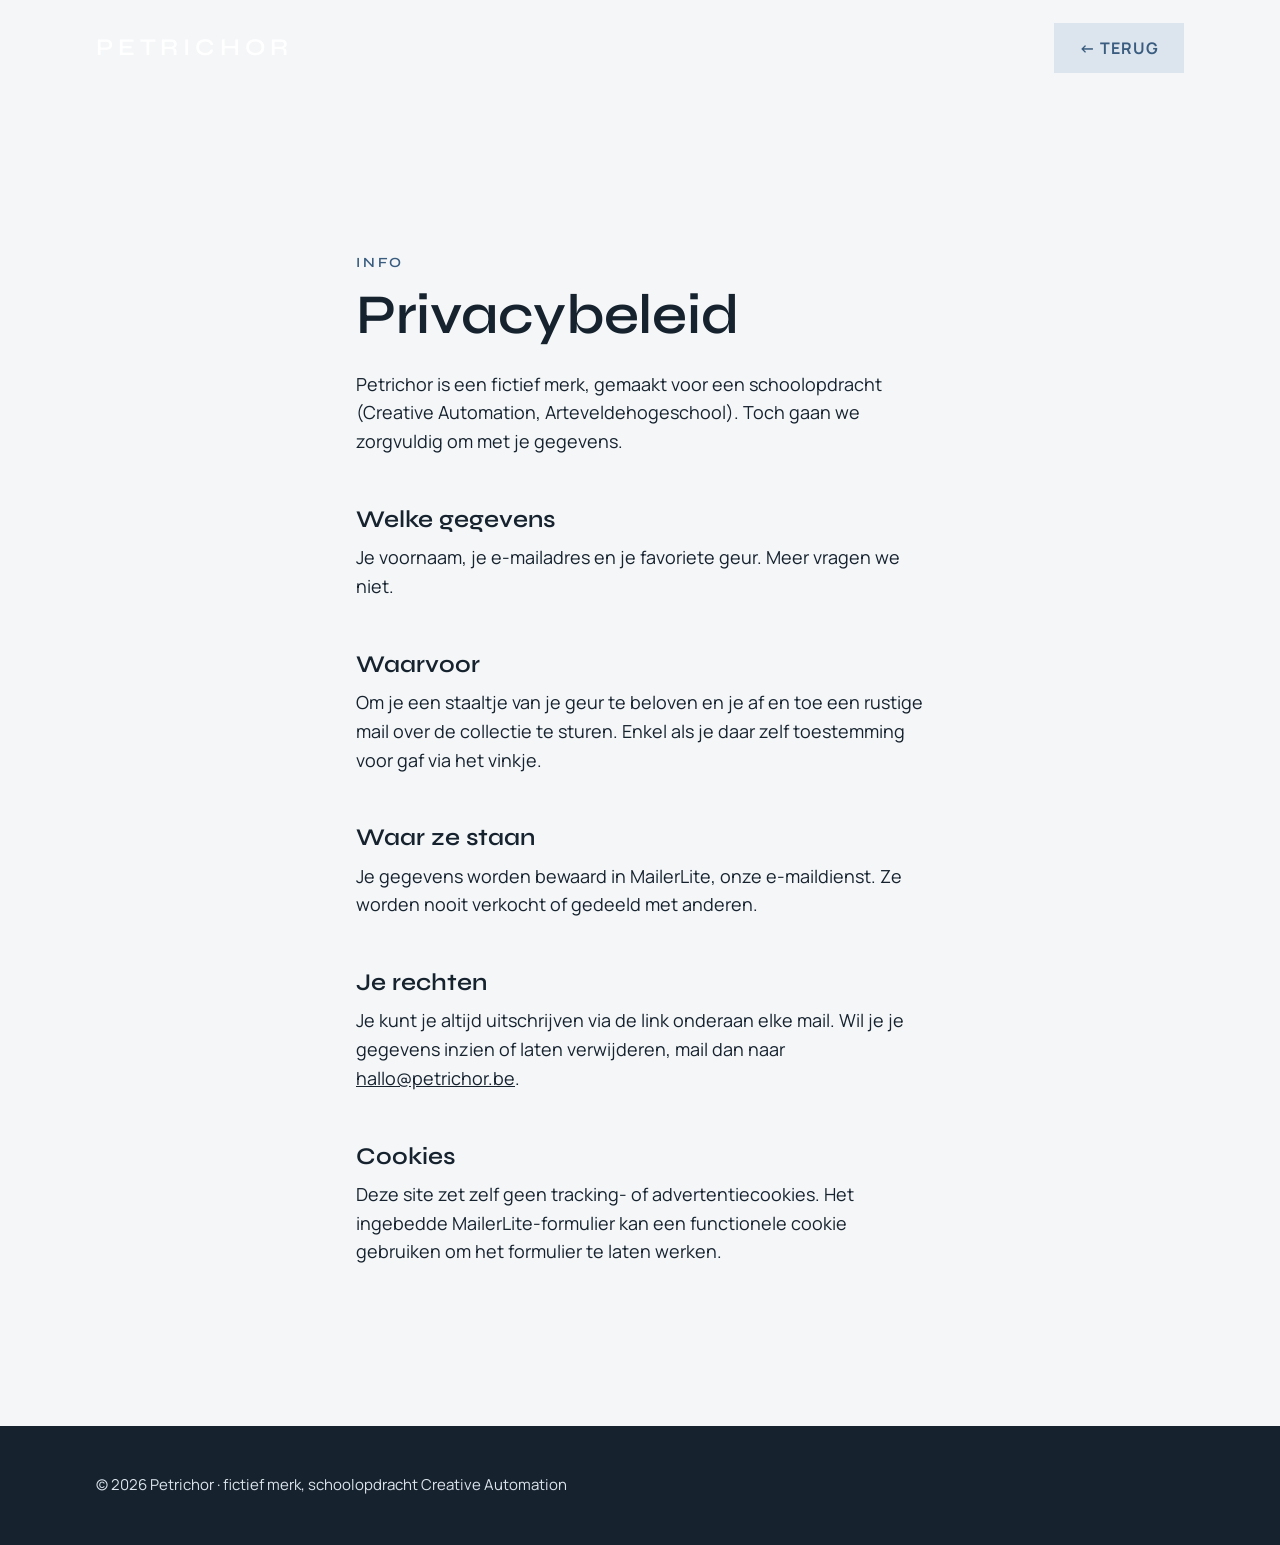
<file: privacy.html>
<!doctype html>
<html lang="nl">
<head>
  <meta charset="utf-8">
  <meta name="viewport" content="width=device-width, initial-scale=1">
  <title>Privacybeleid · Petrichor</title>
  <meta name="robots" content="noindex">
  <link rel="preconnect" href="https://fonts.googleapis.com">
  <link rel="preconnect" href="https://fonts.gstatic.com" crossorigin>
  <link href="https://fonts.googleapis.com/css2?family=Manrope:wght@400;700&family=Syne:wght@500;600&display=swap" rel="stylesheet">
  <link rel="stylesheet" href="css/style.css?v=1">
  <style>
    .legal { max-width: 760px; }
    .legal h2 { margin-top: var(--space-l); margin-bottom: var(--space-xs); }
    .legal .body + .body { margin-top: var(--space-s); }
  </style>
</head>
<body>
  <header class="nav">
    <div class="nav__inner">
      <a class="wordmark" href="index.html">Petrichor</a>
      <a class="btn btn--light" href="index.html">← Terug</a>
    </div>
  </header>
  <main class="section">
    <div class="container legal">
      <p class="label">Info</p>
      <h1 class="h1" style="margin-top:14px">Privacybeleid</h1>
      <p class="body" style="margin-top:var(--space-m)">Petrichor is een fictief merk, gemaakt voor een schoolopdracht (Creative Automation, Arteveldehogeschool). Toch gaan we zorgvuldig om met je gegevens.</p>

      <h2 class="h3">Welke gegevens</h2>
      <p class="body">Je voornaam, je e-mailadres en je favoriete geur. Meer vragen we niet.</p>

      <h2 class="h3">Waarvoor</h2>
      <p class="body">Om je een staaltje van je geur te beloven en je af en toe een rustige mail over de collectie te sturen. Enkel als je daar zelf toestemming voor gaf via het vinkje.</p>

      <h2 class="h3">Waar ze staan</h2>
      <p class="body">Je gegevens worden bewaard in MailerLite, onze e-maildienst. Ze worden nooit verkocht of gedeeld met anderen.</p>

      <h2 class="h3">Je rechten</h2>
      <p class="body">Je kunt je altijd uitschrijven via de link onderaan elke mail. Wil je je gegevens inzien of laten verwijderen, mail dan naar <a href="mailto:hallo@petrichor.be">hallo@petrichor.be</a>.</p>

      <h2 class="h3" id="cookies">Cookies</h2>
      <p class="body">Deze site zet zelf geen tracking- of advertentiecookies. Het ingebedde MailerLite-formulier kan een functionele cookie gebruiken om het formulier te laten werken.</p>
    </div>
  </main>
  <footer class="footer">
    <div class="container">
      <p class="small small--light">© 2026 Petrichor · fictief merk, schoolopdracht Creative Automation</p>
    </div>
  </footer>
</body>
</html>
</file>
<file: css/style.css>
/* ==========================================================
   Petrichor · landingspagina · versie 2 · beeld voorop, blauw en inkt
   Alle waarden komen uit de Brand Kit in Figma (pagina "Brand kit").
   ========================================================== */

:root {
  /* Kleur (02 · Kleur) */
  --color-primary: #395C7F;   /* titels, knoppen, tekstvlakken */
  --color-ink: #16222E;       /* lopende tekst, donkere vlakken */
  --color-white: #FFFFFF;     /* tekst op blauw, kaarten */
  --color-mist: #F4F6F8;      /* pagina-achtergrond */
  --color-light-blue: #DCE5EE;/* lichte knop, koele vlakken */
  --color-sand: #E8E1D6;      /* accent: kleine vlakken en randen, geen sectie-achtergrond */
  --color-sage: #C8D0C2;      /* zachte groene sectie (nooit tekst) */

  /* Typografie (03 · Typografie) */
  --font-display: "Syne", system-ui, sans-serif;
  --font-body: "Manrope", system-ui, sans-serif;

  /* Ruimte (07 · Web): 8 · 16 · 24 · 48 · 96 · 160 */
  --space-xs: 8px;
  --space-s: 16px;
  --space-m: 24px;
  --space-l: 48px;
  --space-xl: 96px;
  --space-xxl: 160px;

  --gutter: var(--space-xl);
  --section: var(--space-xxl);
  --content: 1248px;          /* 1440 - 2 × 96 */
  --nav-h: 96px;
}

@media (max-width: 1024px) {
  :root { --gutter: var(--space-l); --section: 120px; }
}
@media (max-width: 720px) {
  :root { --gutter: var(--space-m); --section: var(--space-xl); --nav-h: 72px; }
}

/* ---------- Basis ---------- */
*, *::before, *::after { box-sizing: border-box; }
html { scroll-behavior: smooth; scroll-padding-top: var(--nav-h); -webkit-text-size-adjust: 100%; }
body {
  margin: 0;
  background: var(--color-mist);
  color: var(--color-ink);
  font-family: var(--font-body);
  font-size: 18px;
  line-height: 1.6;
  -webkit-font-smoothing: antialiased;
}
img, video { display: block; max-width: 100%; }
img { height: auto; }
[hidden] { display: none !important; }
h1, h2, h3, p, figure, blockquote, dl, dd, ol, ul { margin: 0; }
ol, ul { padding: 0; list-style: none; }
a { color: inherit; }
button { font: inherit; color: inherit; background: none; border: 0; padding: 0; cursor: pointer; }
:focus-visible { outline: 2px solid var(--color-primary); outline-offset: 3px; }
.section--ink :focus-visible, .section--primary :focus-visible, .footer :focus-visible, .quiz__result :focus-visible { outline-color: var(--color-white); }

.sr-only { position: absolute; width: 1px; height: 1px; overflow: hidden; clip: rect(0 0 0 0); white-space: nowrap; }
.skip { position: absolute; left: var(--space-s); top: -100px; z-index: 100; background: var(--color-primary); color: var(--color-white); padding: var(--space-xs) var(--space-s); }
.skip:focus { top: var(--space-s); }

.container { width: 100%; max-width: calc(var(--content) + 2 * var(--gutter)); margin: 0 auto; padding: 0 var(--gutter); }
.stack > * + * { margin-top: var(--space-m); }

/* ---------- Typeschaal ---------- */
/* Display · Syne SemiBold 80 / 105 % */
.display { font-family: var(--font-display); font-weight: 600; font-size: clamp(44px, 6.4vw, 80px); line-height: 1.05; letter-spacing: -0.01em; color: var(--color-ink); }
.display--primary { color: var(--color-primary); }
/* H1 · Syne SemiBold 56 / 110 % */
.h1 { font-family: var(--font-display); font-weight: 600; font-size: clamp(34px, 4.6vw, 56px); line-height: 1.1; letter-spacing: -0.005em; color: var(--color-ink); }
.h1--white { color: var(--color-white); }
/* H2 · Syne SemiBold 36 / 120 % */
.h2 { font-family: var(--font-display); font-weight: 600; font-size: clamp(28px, 3vw, 36px); line-height: 1.2; color: var(--color-ink); }
.h2--white { color: var(--color-white); }
/* H3 · Syne SemiBold 24 / 130 % */
.h3 { font-family: var(--font-display); font-weight: 600; font-size: 24px; line-height: 1.3; color: var(--color-ink); }
.h3--white { color: var(--color-white); }
/* Slogan · Syne SemiBold 40 · kapitalen · +3 % (in donkerblauw vlak) */
.slogan {
  display: inline-block;
  background: var(--color-primary);
  color: var(--color-white);
  padding: var(--space-s) var(--space-m);
  font-family: var(--font-display); font-weight: 600;
  font-size: clamp(30px, 3.4vw, 40px); line-height: 1.1; letter-spacing: 0.03em;
  text-transform: uppercase;
}
/* Quote · Syne Medium 32 / 135 % */
.quote { font-family: var(--font-display); font-weight: 500; font-size: clamp(24px, 2.6vw, 32px); line-height: 1.35; color: var(--color-ink); }
.quote--white { color: var(--color-white); }
/* Label · Syne SemiBold 14 · kapitalen · +20 % */
.label { font-family: var(--font-display); font-weight: 600; font-size: 14px; line-height: 1; letter-spacing: 0.2em; text-transform: uppercase; color: var(--color-primary); }
.label--light { color: var(--color-light-blue); }
/* zand als accent: kleine tags */
.label--tag { display: inline-block; align-self: flex-start; padding: 8px 12px; background: var(--color-sand); color: var(--color-ink); }
/* Body · Manrope Regular 18 / 160 % */
.body { font-size: 18px; line-height: 1.6; }
.body--light { color: var(--color-light-blue); }
/* Body klein · Manrope Regular 15 / 150 % */
.small { font-size: 15px; line-height: 1.5; }
.small--light { color: var(--color-light-blue); }
.small--muted { opacity: .7; }

/* Woordmerk */
.wordmark { font-family: var(--font-display); font-weight: 600; font-size: 24px; letter-spacing: 0.2em; text-transform: uppercase; text-decoration: none; color: var(--color-ink); }
.wordmark--lg { font-size: clamp(28px, 3vw, 36px); color: var(--color-white); }

/* ---------- Knoppen (04) · Manrope Bold 16 · kapitalen · +6 % · hoeken recht ---------- */
.btn {
  display: inline-flex; align-items: center; gap: var(--space-xs);
  padding: var(--space-s) var(--space-m);
  font-family: var(--font-body); font-weight: 700; font-size: 16px; line-height: 1;
  letter-spacing: 0.06em; text-transform: uppercase; text-decoration: none; white-space: nowrap;
  border: 1px solid transparent; border-radius: 0;
  transition: background-color .25s ease, color .25s ease, border-color .25s ease;
}
.btn span { transition: transform .25s ease; }
.btn:hover span { transform: translateX(3px); }
.btn--primary { background: var(--color-primary); color: var(--color-white); }
.btn--primary:hover { background: var(--color-ink); }
.btn--primary:disabled { opacity: .45; cursor: not-allowed; }
.btn--primary:disabled:hover { background: var(--color-primary); }
.btn--primary:disabled span { transform: none; }
.btn--light { background: var(--color-light-blue); color: var(--color-primary); }
.btn--light:hover { background: var(--color-primary); color: var(--color-white); }
/* Op een blauw vlak (resultaat geurtest) wordt de lichte knop wit */
.quiz__result .btn--light:hover { background: var(--color-white); color: var(--color-primary); }
.btn--outline { border-color: var(--color-primary); color: var(--color-primary); }
.btn--outline:hover { background: var(--color-primary); color: var(--color-white); }
.btn-row { display: flex; flex-wrap: wrap; gap: var(--space-s); }

.linkbtn { font-size: 15px; color: inherit; text-decoration: none; }
.linkbtn--caps { font-weight: 700; font-size: 16px; letter-spacing: 0.06em; text-transform: uppercase; color: var(--color-primary); }
.linkbtn--white { color: var(--color-white); }
.linkbtn:hover { text-decoration: underline; text-underline-offset: 4px; }

/* ---------- Navigatie ---------- */
.nav {
  position: sticky; top: 0; z-index: 50;
  height: var(--nav-h);
  background: color-mix(in srgb, var(--color-mist) 92%, transparent);
  backdrop-filter: blur(10px);
  -webkit-backdrop-filter: blur(10px);
  transition: box-shadow .3s ease;
}
.nav.is-scrolled { box-shadow: 0 1px 0 var(--color-light-blue); }
.nav__inner { height: 100%; max-width: calc(var(--content) + 2 * var(--gutter)); margin: 0 auto; padding: 0 var(--gutter); display: flex; align-items: center; justify-content: space-between; }
.nav__menu { display: flex; align-items: center; gap: 40px; }
.nav__menu > a:not(.btn) { font-size: 18px; text-decoration: none; position: relative; }
.nav__menu > a:not(.btn)::after { content: ""; position: absolute; left: 0; right: 100%; bottom: -4px; height: 1px; background: var(--color-primary); transition: right .3s ease; }
.nav__menu > a:not(.btn):hover::after { right: 0; }
.nav__toggle { display: none; width: 44px; height: 44px; position: relative; }
.nav__toggle-bar { position: absolute; left: 10px; right: 10px; height: 1.5px; background: var(--color-ink); transition: transform .3s ease; }
.nav__toggle-bar:nth-child(1) { top: 17px; }
.nav__toggle-bar:nth-child(2) { top: 26px; }
.nav__toggle[aria-expanded="true"] .nav__toggle-bar:nth-child(1) { transform: translateY(4.5px) rotate(45deg); }
.nav__toggle[aria-expanded="true"] .nav__toggle-bar:nth-child(2) { transform: translateY(-4.5px) rotate(-45deg); }

@media (max-width: 960px) {
  .wordmark { font-size: 20px; }
  .nav__toggle { display: block; }
  .nav__menu {
    position: fixed; inset: var(--nav-h) 0 auto 0;
    flex-direction: column; align-items: flex-start; gap: var(--space-m);
    padding: var(--space-m) var(--gutter) var(--space-l);
    background: var(--color-mist);
    border-bottom: 1px solid var(--color-light-blue);
    transform: translateY(-8px); opacity: 0; visibility: hidden;
    transition: opacity .25s ease, transform .25s ease, visibility .25s;
  }
  .nav__menu.is-open { opacity: 1; transform: none; visibility: visible; }
  .nav__menu > a:not(.btn) { font-size: 22px; }
}


/* ---------- Secties ---------- */
.section { padding: var(--section) 0; }
.section--white { background: var(--color-white); }
.section--lightblue { background: var(--color-light-blue); }
.section--sand { background: var(--color-sand); }
.section--ink { background: var(--color-ink); color: var(--color-white); }
.section--primary { background: var(--color-primary); color: var(--color-white); }

.section-head { display: flex; flex-direction: column; gap: var(--space-s); margin-bottom: var(--space-l); max-width: 705px; }
.section-head .h1 { margin-top: 14px; }
.section-head .body { max-width: 640px; margin-top: var(--space-xs); }
.section-head--row { flex-direction: row; justify-content: space-between; align-items: flex-end; gap: var(--space-m); max-width: none; flex-wrap: wrap; }
.section-head--row > div { display: flex; flex-direction: column; gap: var(--space-s); }

/* Twee kolommen: beeld + tekst */
.split { display: grid; grid-template-columns: 560fr 592fr; gap: var(--space-xl); align-items: center; }
.split--form { grid-template-columns: 560fr 624fr; gap: 64px; align-items: start; }
@media (max-width: 960px) {
  .split, .split--form { grid-template-columns: 1fr; gap: var(--space-l); }
}

/* Uitsnedes zoals in Figma (tekst op het originele beeld valt weg) */
.crop { position: relative; overflow: hidden; background: var(--color-light-blue); }
.crop img { position: absolute; }
.crop--story { aspect-ratio: 560 / 700; }
.crop--story img { inset: 0; width: 100%; height: 100%; object-fit: cover; object-position: 50% 35%; }
.crop--cover { aspect-ratio: 560 / 820; }
.crop--cover img { inset: 0; width: 100%; height: 100%; object-fit: cover; object-position: 50% 45%; }


/* ---------- Geurtest ---------- */
.quiz { display: grid; grid-template-columns: 780fr 420fr; gap: var(--space-l); align-items: start; }
.quiz__panel { background: var(--color-mist); padding: var(--space-l); }
.quiz__progress { display: flex; justify-content: space-between; }
.quiz__bar { height: 4px; background: var(--color-light-blue); margin: var(--space-m) 0; }
.quiz__bar span { display: block; height: 100%; width: 33.333%; background: var(--color-primary); transition: width .4s ease; }
.quiz__q { border: 0; padding: 0; margin: 0; min-width: 0; }
.quiz__q legend { padding: 0; margin-bottom: var(--space-m); }
.quiz__options { display: flex; flex-direction: column; gap: 20px; }
.option { position: relative; display: flex; align-items: center; gap: var(--space-s); padding: 20px var(--space-m); background: var(--color-white); border: 1px solid var(--color-primary); cursor: pointer; transition: background-color .2s ease, color .2s ease; }
.option input { position: absolute; opacity: 0; pointer-events: none; }
.option__dot { width: 18px; height: 18px; flex: none; border: 1.5px solid var(--color-primary); border-radius: 50%; transition: background-color .2s ease, border-color .2s ease; }
.option:hover { background: var(--color-light-blue); }
.option:has(input:checked) { background: var(--color-primary); color: var(--color-white); }
.option:has(input:checked) .option__dot { background: var(--color-white); border-color: var(--color-white); }
.option:has(input:focus-visible) { outline: 2px solid var(--color-primary); outline-offset: 3px; }
.quiz__nav { display: flex; justify-content: space-between; align-items: center; margin-top: var(--space-m); }
.quiz__nav [data-quiz-prev][hidden] { display: inline; visibility: hidden; }

.quiz__result { background: var(--color-primary); color: var(--color-white); padding: 32px; display: flex; flex-direction: column; align-items: flex-start; gap: var(--space-s); }
.quiz__img { width: 100%; aspect-ratio: 356 / 300; object-fit: cover; }
/* Voor de test: de vier geuren als keuze, na de test enkel jouw geur groot */
.quiz__preview { list-style: none; margin: 0; padding: 0; width: 100%; display: grid; grid-template-columns: repeat(2, 1fr); gap: 12px; }
.quiz__preview li { position: relative; }
.quiz__preview img { display: block; width: 100%; aspect-ratio: 1; object-fit: cover; }
.quiz__preview span { position: absolute; left: 12px; bottom: 12px; padding: 8px 12px; background: var(--color-sand); color: var(--color-ink); font-family: var(--font-display); font-weight: 600; font-size: 14px; letter-spacing: 0.04em; }
.quiz__result .h2 { margin-top: var(--space-xs); }
.quiz__result.is-done .h2 { font-size: clamp(34px, 4.6vw, 56px); line-height: 1.1; }
.quiz__result .btn { display: inline-block; white-space: normal; text-align: left; }
.quiz__result .btn .nowrap { white-space: nowrap; }
.btn__end { white-space: nowrap; }
.quiz__result [hidden] { display: none; }

@media (max-width: 960px) {
  .quiz { grid-template-columns: 1fr; }
  .quiz__panel { padding: var(--space-m); }
  .quiz__result { padding: var(--space-m); }
  /* Op mobiel staan de vier geuren boven de vragen, compact op één rij */
  .quiz__result { order: -1; }
  .quiz__result:not(.is-done) { gap: var(--space-xs); }
  .quiz__preview { grid-template-columns: repeat(4, 1fr); gap: 8px; }
  .quiz__preview span { position: static; display: block; margin-top: 6px; padding: 0; background: none; color: var(--color-white); font-size: 13px; text-align: center; }
  .quiz__result:not(.is-done) .h2 { font-size: 22px; }
}


/* ---------- Staaltje + formulier ---------- */
.signup { background: var(--color-light-blue); padding: var(--space-l); display: flex; flex-direction: column; align-items: flex-start; gap: 20px; }
.signup .slogan { margin-top: var(--space-xs); }
.signup .label--tag { background: var(--color-white); }
.story .label--tag { background: var(--color-primary); color: var(--color-white); }
.ml-slot { width: 100%; }
@media (max-width: 960px) { .signup__img { max-width: 560px; } }
@media (max-width: 720px) { .signup { padding: var(--space-m); } }

/* ----- MailerLite (formulier 53vmC6) -----
   Zet het ingebedde MailerLite-formulier in de Brand Kit-stijl.
   MailerLite gebruikt selectors met een ID + meerdere classes en !important,
   daarom de dubbele ID (#mailerlite#mailerlite) om zeker te winnen. */
#mailerlite#mailerlite .ml-form-embedContainer,
#mailerlite#mailerlite .ml-form-embedWrapper,
#mailerlite#mailerlite .ml-form-embedBody,
#mailerlite#mailerlite .ml-form-successBody { width: 100% !important; max-width: none !important; margin: 0 !important; padding: 0 !important; background: transparent !important; border: 0 !important; border-radius: 0 !important; box-shadow: none !important; }
#mailerlite#mailerlite .ml-form-embedContainer * { font-family: var(--font-body) !important; }
#mailerlite#mailerlite .ml-form-embedBody .ml-form-embedContent { display: none !important; } /* titel staat al boven het formulier */
#mailerlite#mailerlite .ml-form-formContent { margin: 0 !important; }
#mailerlite#mailerlite .ml-form-fieldRow { margin: 0 0 20px !important; padding: 0 !important; }

/* Labels boven de velden · Manrope 15 / 150 % */
#mailerlite#mailerlite .ml-field-group > label,
#mailerlite#mailerlite .ml-form-fieldRow label:not(.checkbox) { display: block !important; margin: 0 0 var(--space-xs) !important; font-size: 15px !important; line-height: 1.5 !important; font-weight: 400 !important; color: var(--color-ink) !important; }

/* Velden · rand in hoofdkleur, hoeken recht */
#mailerlite#mailerlite input.form-control,
#mailerlite#mailerlite select.custom-select {
  height: auto !important; min-height: 0 !important;
  padding: var(--space-s) !important;
  border: 1px solid var(--color-primary) !important; border-radius: 0 !important;
  background-color: var(--color-white) !important; color: var(--color-ink) !important;
  font-size: 18px !important; line-height: 1.6 !important; box-shadow: none !important;
}
#mailerlite#mailerlite select.custom-select { padding-right: var(--space-l) !important; background-position: right var(--space-s) center !important; }
#mailerlite#mailerlite input.form-control::placeholder { color: var(--color-ink) !important; opacity: .5 !important; }
#mailerlite#mailerlite input.form-control:focus,
#mailerlite#mailerlite select.custom-select:focus { outline: 2px solid var(--color-primary) !important; outline-offset: 0 !important; }

/* Privacyzin en GDPR-vinkje · Manrope 15 / 150 % */
#mailerlite#mailerlite .ml-form-embedPermissions { margin: 0 0 20px !important; }
#mailerlite#mailerlite .ml-form-embedPermissions p,
#mailerlite#mailerlite .ml-form-embedPermissionsContent p { margin: 0 !important; font-size: 15px !important; line-height: 1.5 !important; color: var(--color-ink) !important; }
#mailerlite#mailerlite .ml-form-checkboxRow { margin: 0 0 var(--space-m) !important; }
#mailerlite#mailerlite .ml-form-checkboxRow label.checkbox { display: block !important; position: relative !important; padding-left: 32px !important; margin: 0 !important; }
#mailerlite#mailerlite .ml-form-checkboxRow .label-description { position: static !important; padding: 0 !important; }
#mailerlite#mailerlite .ml-form-checkboxRow .label-description p { margin: 0 !important; font-size: 15px !important; line-height: 1.5 !important; color: var(--color-ink) !important; }
#mailerlite#mailerlite .ml-form-checkboxRow .label-description::before,
#mailerlite#mailerlite .ml-form-checkboxRow .label-description::after { left: 0 !important; top: 2px !important; width: 20px !important; height: 20px !important; border-radius: 0 !important; }
#mailerlite#mailerlite .ml-form-checkboxRow .label-description::before { border: 1.5px solid var(--color-primary) !important; background: var(--color-white) !important; }
#mailerlite#mailerlite .ml-form-checkboxRow input[type="checkbox"]:checked + .label-description::before { background: var(--color-primary) !important; border-color: var(--color-primary) !important; }
#mailerlite#mailerlite .ml-form-checkboxRow input[type="checkbox"]:focus-visible + .label-description::before { outline: 2px solid var(--color-primary) !important; outline-offset: 2px !important; }
#mailerlite#mailerlite a { color: var(--color-primary) !important; }

/* Knop · Primair, zo breed als de tekst */
#mailerlite#mailerlite .ml-form-embedSubmit { float: none !important; width: auto !important; margin: 0 !important; text-align: left !important; }
#mailerlite#mailerlite .ml-form-embedSubmit button {
  width: auto !important; height: auto !important;
  padding: var(--space-s) var(--space-m) !important;
  background: var(--color-primary) !important; color: var(--color-white) !important;
  border: 0 !important; border-radius: 0 !important; box-shadow: none !important;
  font-weight: 700 !important; font-size: 16px !important; line-height: 1 !important;
  letter-spacing: 0.06em !important; text-transform: uppercase !important;
  transition: background-color .25s ease;
}
#mailerlite#mailerlite .ml-form-embedSubmit button.primary::after { content: " →"; }
#mailerlite#mailerlite .ml-form-embedSubmit button:hover { background: var(--color-ink) !important; }

/* Foutmeldingen */
#mailerlite#mailerlite .ml-error input.form-control,
#mailerlite#mailerlite .ml-error select.custom-select { border-color: #A3392F !important; }
#mailerlite#mailerlite .ml-error .label-description::before { border-color: #A3392F !important; }
#mailerlite#mailerlite .ml-error .label-description p,
#mailerlite#mailerlite .ml-error label { color: #A3392F !important; }

/* Bevestiging na verzenden */
#mailerlite#mailerlite .ml-form-successBody .ml-form-successContent { background: var(--color-light-blue) !important; padding: 20px var(--space-m) !important; }
#mailerlite#mailerlite .ml-form-successBody h4 { margin: 0 0 var(--space-xs) !important; font-family: var(--font-display) !important; font-weight: 600 !important; font-size: 14px !important; line-height: 1 !important; letter-spacing: 0.2em !important; text-transform: uppercase !important; color: var(--color-primary) !important; }
#mailerlite#mailerlite .ml-form-successBody p { margin: 0 !important; font-size: 18px !important; line-height: 1.6 !important; color: var(--color-ink) !important; }


/* Knoppen op donkere vlakken */
.btn--white { background: var(--color-white); color: var(--color-ink); }
.btn--white:hover { background: var(--color-light-blue); }
.btn--ghost { border-color: rgba(255, 255, 255, .6); color: var(--color-white); }
.btn--ghost:hover { background: var(--color-white); color: var(--color-ink); }

/* ---------- Instagram ---------- */
.highlights { display: flex; gap: 32px; margin-bottom: 40px; flex-wrap: wrap; }
.highlights li { display: flex; flex-direction: column; align-items: center; gap: 10px; font-size: 15px; line-height: 1.5; }
/* Sfeerbeeld 9:16 in een rond kader met een ring in de hoofdkleur */
.highlights img { width: 96px; height: 96px; border-radius: 50%; object-fit: cover; border: 3px solid var(--color-primary); padding: 3px; background: var(--color-mist); }
.grid-posts { display: grid; grid-template-columns: repeat(4, 1fr); gap: 12px; }
.grid-posts img { width: 100%; aspect-ratio: 1; object-fit: cover; }
@media (max-width: 720px) {
  .grid-posts { grid-template-columns: repeat(2, 1fr); gap: var(--space-xs); }
  .highlights { gap: var(--space-s); flex-wrap: nowrap; }
  .highlights img { width: 64px; height: 64px; padding: 2px; border-width: 2px; }
}

/* ---------- Footer ---------- */
.footer { background: var(--color-ink); color: var(--color-white); padding: var(--space-l) 0; }
.footer__cols { display: grid; grid-template-columns: 564fr 180fr 180fr 180fr; gap: var(--space-l); }
.footer__brand { display: flex; flex-direction: column; gap: 12px; }
.footer nav { display: flex; flex-direction: column; gap: 12px; }
.footer nav .label { margin-bottom: 0; }
.footer nav a { font-size: 15px; line-height: 1.5; text-decoration: none; }
.footer nav a:hover { text-decoration: underline; text-underline-offset: 4px; }
.footer__bottom { display: flex; justify-content: space-between; gap: var(--space-s); flex-wrap: wrap; margin-top: var(--space-l); padding-top: var(--space-m); border-top: 1px solid rgba(220, 229, 238, .18); font-size: 15px; line-height: 1.5; color: var(--color-light-blue); }
@media (max-width: 860px) {
  .footer__cols { grid-template-columns: repeat(3, 1fr); }
  .footer__brand { grid-column: 1 / -1; }
}
@media (max-width: 480px) { .footer__cols { grid-template-columns: 1fr 1fr; } }


/* ---------- Beweging: titels, beelden, hover ---------- */
/* Titels schuiven woord per woord omhoog */
[data-split] .w { display: inline-block; overflow: hidden; vertical-align: top; padding-bottom: .1em; margin-bottom: -.1em; }
[data-split] .w > span { display: inline-block; }
.js [data-split] .w > span { translate: 0 105%; transition: translate .9s cubic-bezier(.2, .7, .2, 1); transition-delay: calc(var(--i) * 70ms); }
.js [data-split].is-visible .w > span { translate: none; }

/* Beelden zoomen zacht uit wanneer ze in beeld komen, en schuiven trager mee bij scrollen */
.js [data-zoom] img { scale: 1.16; transition: scale 1.8s cubic-bezier(.2, .7, .2, 1); }
.js [data-zoom].is-visible img { scale: 1.08; }

/* Hover */
.quiz .option { transition: background .25s ease, border-color .25s ease, translate .25s ease; }
.quiz .option:hover { translate: 4px 0; }

/* ---------- Rustige verschijning bij scrollen ---------- */
.js .reveal { opacity: 0; transform: translateY(16px); transition: opacity .9s ease, transform .9s ease; }
.js .reveal.is-visible { opacity: 1; transform: none; }

@media (prefers-reduced-motion: reduce) {
  html { scroll-behavior: auto; }
  *, *::before, *::after { transition-duration: 0s !important; animation-duration: 0s !important; }
  .js .reveal { opacity: 1; transform: none; }
  .js [data-split] .w > span, .js [data-zoom] img { translate: none; scale: 1; }
}

/* ==========================================================
   Versie 2 · beeld voorop: grote foto's, collages, blauw en inkt
   ========================================================== */

body { background: var(--color-mist); }

/* Navigatie: doorzichtig over de startfoto, inkt zodra je scrolt */
.nav { background: transparent; backdrop-filter: none; -webkit-backdrop-filter: none; color: var(--color-white); transition: background-color .3s ease; }
.nav.is-scrolled { background: color-mix(in srgb, var(--color-mist) 78%, transparent); color: var(--color-ink); backdrop-filter: blur(16px); -webkit-backdrop-filter: blur(16px); box-shadow: 0 1px 0 var(--color-light-blue); }
.nav.is-scrolled .wordmark { color: var(--color-ink); }
.nav.is-scrolled .nav__toggle-bar { background: var(--color-ink); }
.nav.is-scrolled .nav__menu > a:not(.btn)::after { background: var(--color-primary); }
.nav.is-scrolled .btn--white { background: var(--color-primary); color: var(--color-white); }
.nav.is-scrolled .btn--white:hover { background: var(--color-ink); }
.nav.is-scrolled :focus-visible { outline-color: var(--color-primary); }
.nav .wordmark { color: var(--color-white); }
.nav__menu { gap: 32px; }
.nav__menu > a:not(.btn)::after { background: var(--color-white); }
.nav__menu > a.is-active::after { right: 0; }
.nav__toggle-bar { background: var(--color-white); }
.nav :focus-visible { outline-color: var(--color-white); }
@media (max-width: 960px) {
  .nav__menu { background: color-mix(in srgb, var(--color-mist) 82%, transparent); backdrop-filter: blur(16px); -webkit-backdrop-filter: blur(16px); color: var(--color-ink); border-bottom-color: var(--color-light-blue); }
  .nav__menu > a:not(.btn) { transition: color .2s ease, translate .25s ease; }
  .nav__menu > a:not(.btn)::after { height: 2px; background: var(--color-primary); }
  .nav__menu > a:not(.btn):hover, .nav__menu > a:not(.btn):active, .nav__menu > a.is-active { color: var(--color-primary); translate: 8px 0; }
  .nav__menu .btn--white { background: var(--color-primary); color: var(--color-white); }
  .nav__menu :focus-visible { outline-color: var(--color-primary); }
}


/* ---------- Startpagina · het mistige bos, het woord wit erover ---------- */
.hero {
  position: relative; overflow: hidden; margin-top: calc(-1 * var(--nav-h));
  min-height: 100svh; display: flex; color: var(--color-white); background: var(--color-ink);
}
.hero__img { position: absolute; inset: 0; width: 100%; height: 100%; object-fit: cover; object-position: 50% 40%; }
.js .hero__img { scale: 1.12; transition: scale 4s cubic-bezier(.2, .7, .2, 1); }
.js .hero.is-in .hero__img { scale: 1; }
.hero::after {
  content: ""; position: absolute; inset: 0;
  background:
    linear-gradient(to top, rgba(22, 34, 46, .9) 0%, rgba(22, 34, 46, .35) 45%, rgba(22, 34, 46, .2) 70%, rgba(22, 34, 46, .55) 100%);
}
.hero__inner {
  position: relative; z-index: 1; display: flex; flex-direction: column; justify-content: flex-end;
  padding-top: calc(var(--nav-h) + var(--space-l)); padding-bottom: var(--space-l);
}
.hero__kicker { font-family: var(--font-display); font-weight: 600; font-size: 14px; letter-spacing: 0.2em; text-transform: uppercase; color: var(--color-light-blue); }
.hero__word {
  font-family: var(--font-display); font-weight: 600; color: var(--color-white);
  /* het woord vult ongeveer de helft van de breedte van de inhoud */
  font-size: calc(min(var(--content), 100vw - 2 * var(--gutter)) / 9); line-height: 1; letter-spacing: -0.02em;
  white-space: nowrap; margin: var(--space-s) 0 var(--space-m) -0.02em;
}
.hero__word .l { display: inline-block; }
.js .hero__word .l { opacity: 0; translate: 0 .25em; transition: opacity 1s ease, translate 1.1s cubic-bezier(.2, .7, .2, 1); transition-delay: calc(var(--i) * 70ms + 200ms); }
.js .hero.is-in .hero__word .l { opacity: 1; translate: none; }
.hero__br { display: none; }
.hero__foot { display: flex; justify-content: space-between; align-items: flex-end; gap: var(--space-m); flex-wrap: wrap; padding-top: var(--space-m); border-top: 1px solid rgba(255, 255, 255, .35); }
.hero__slogan { font-family: var(--font-display); font-weight: 500; font-size: clamp(24px, 2.6vw, 36px); line-height: 1.2; }
.hero :focus-visible { outline-color: var(--color-white); }


/* ---------- Betekenis · rustig, zoals versie 1: foto naast tekst op mist ---------- */
.word { background: var(--color-mist); color: var(--color-ink); padding: var(--section) 0; overflow: hidden; }
.word__split { display: grid; grid-template-columns: minmax(0, 5fr) minmax(0, 6fr); gap: var(--space-xl); align-items: center; }
.word__photo { margin: 0; overflow: hidden; aspect-ratio: 4 / 5; }
.word__photo img { width: 100%; height: 112%; object-fit: cover; }
.word__text { display: flex; flex-direction: column; gap: var(--space-s); align-items: flex-start; }
.word__title { font-family: var(--font-display); font-weight: 600; font-size: clamp(48px, 7vw, 104px); line-height: 1; letter-spacing: -0.02em; color: var(--color-primary); }
.word__text .quote { margin: var(--space-xs) 0; }
.word__roots { display: grid; grid-template-columns: repeat(2, minmax(0, 1fr)); gap: var(--space-m); width: 100%; margin: var(--space-xs) 0; }
.word__roots div { padding-top: var(--space-s); border-top: 2px solid var(--color-sage); }
.word__roots dt { font-family: var(--font-display); font-weight: 600; font-size: 28px; color: var(--color-primary); }
.word__roots dd { margin: 6px 0 0; font-size: 16px; line-height: 1.6; }
.word__origin { display: grid; grid-template-columns: auto minmax(0, 1fr); gap: var(--space-m); align-items: center; margin-top: var(--space-xl); padding: var(--space-l); background: var(--color-sand); }
.word__year { font-family: var(--font-display); font-weight: 600; font-size: clamp(56px, 7vw, 96px); line-height: 1; letter-spacing: -0.02em; color: var(--color-primary); }
.word__origin .body { max-width: 60ch; }
.word__steps { display: grid; grid-template-columns: repeat(3, minmax(0, 1fr)); gap: var(--space-m); margin-top: var(--space-l); }
.word__steps li { display: flex; flex-direction: column; gap: var(--space-xs); padding-top: var(--space-s); border-top: 2px solid var(--color-sage); }
.word__steps b { font-family: var(--font-display); font-weight: 600; font-size: 14px; color: var(--color-primary); }
.word__steps strong { font-family: var(--font-display); font-weight: 600; font-size: 24px; line-height: 1.2; color: var(--color-ink); }
.word__steps span { font-size: 16px; line-height: 1.55; }


/* ---------- Pauze · foto over de volle breedte ---------- */
.band { background: var(--color-mist); color: var(--color-primary); padding: var(--section) 0; }
.band__inner { text-align: center; display: flex; flex-direction: column; align-items: center; }
.band__inner::before { content: ""; width: 64px; height: 4px; margin-bottom: var(--space-m); background: var(--color-sage); }
.band__quote { font-family: var(--font-display); font-weight: 500; font-size: clamp(28px, 3.2vw, 48px); line-height: 1.25; letter-spacing: -0.01em; max-width: 24ch; margin-top: var(--space-s); }


/* ---------- De vier werelden · de foto blijft open, enkel onderaan een donkere gloed achter de tekst ---------- */
.world { position: relative; overflow: hidden; background: var(--color-ink); color: var(--color-white); }
.world__bg { position: absolute; inset: 0; width: 100%; height: 100%; object-fit: cover; }
.world::before {
  content: ""; position: absolute; inset: 0; z-index: 1;
  background: linear-gradient(to top, rgba(22, 34, 46, .92) 0%, rgba(22, 34, 46, .78) 35%, rgba(22, 34, 46, .5) 68%, rgba(22, 34, 46, .12) 100%);
}
.world :focus-visible { outline-color: var(--color-white); }
.world__grid {
  position: relative; z-index: 2; min-height: 100svh; display: grid; grid-template-columns: minmax(0, 5fr) minmax(0, 7fr);
  gap: var(--space-xl); align-items: center; padding-top: var(--space-xl); padding-bottom: var(--space-xl);
}
.world__text { align-self: end; text-shadow: 0 1px 16px rgba(22, 34, 46, .45); }
.world--flip .world__media { order: 2; }
/* film en fles overlappen elkaar */
.world__media { position: relative; justify-self: center; padding: 0 12% 10% 0; }
.world--flip .world__media { padding: 0 0 10% 12%; }
.world__video { height: min(700px, calc(100svh - 2 * var(--space-xl))); aspect-ratio: 9 / 16; overflow: hidden; margin: 0; background: var(--color-ink); box-shadow: 0 24px 48px rgba(22, 34, 46, .22); }
.world__video video { width: 100%; height: 100%; object-fit: cover; }
.world__bottle { position: absolute; right: 0; bottom: 0; width: 46%; aspect-ratio: 1; object-fit: cover; border: 8px solid var(--color-sage); box-shadow: 0 16px 32px rgba(22, 34, 46, .3); }
.world--flip .world__bottle { right: auto; left: 0; }
.world__text { display: flex; flex-direction: column; align-items: flex-start; gap: var(--space-s); }
.world__index { display: flex; align-items: center; gap: 12px; font-family: var(--font-display); font-weight: 600; font-size: 14px; letter-spacing: 0.18em; text-transform: uppercase; color: var(--color-light-blue); }
.world__index span { display: grid; place-items: center; width: 40px; height: 40px; background: var(--color-sage); color: var(--color-ink); letter-spacing: 0.04em; }
.world__name { font-family: var(--font-display); font-weight: 600; font-size: clamp(52px, 7vw, 112px); line-height: .95; letter-spacing: -0.02em; color: var(--color-white); }
.world__slogan { font-family: var(--font-display); font-weight: 500; font-size: clamp(24px, 2.4vw, 34px); line-height: 1.25; color: var(--color-light-blue); }
.world__body { font-size: 17px; line-height: 1.65; max-width: 540px; }
.world__notes { display: grid; grid-template-columns: repeat(3, minmax(0, 1fr)); gap: var(--space-m); width: 100%; max-width: 560px; margin: var(--space-xs) 0 var(--space-s); padding-top: var(--space-s); border-top: 1px solid var(--color-sage); }
.world__notes dt { font-family: var(--font-display); font-weight: 600; font-size: 12px; letter-spacing: 0.2em; text-transform: uppercase; color: var(--color-sage); }
.world__notes dd { margin-top: 4px; font-size: 15px; line-height: 1.45; }


/* ---------- Storyfilm · de film loopt rechts, de storyline volgt links ---------- */
.story { position: relative; background: var(--color-light-blue); color: var(--color-ink); padding: var(--space-xl) 0; }
.story__grid { display: grid; grid-template-columns: minmax(0, 1fr) auto; gap: var(--space-xl); align-items: center; }
.story__text { display: flex; flex-direction: column; gap: var(--space-s); align-items: flex-start; }
.story__title { font-family: var(--font-display); font-weight: 600; font-size: clamp(26px, 2.4vw, 36px); line-height: 1.15; color: var(--color-ink); margin-top: var(--space-xs); }
/* de vijf zinnen liggen op elkaar; enkel die van het huidige moment is zichtbaar */
.story__line { display: grid; width: 100%; margin-top: var(--space-l); }
.story__line > span {
  grid-area: 1 / 1; align-self: start;
  font-family: var(--font-display); font-weight: 500; font-size: clamp(40px, 4.8vw, 76px); line-height: 1.1; letter-spacing: -0.01em; color: var(--color-primary);
}
/* de oude zin verdwijnt snel, de nieuwe komt woord per woord op, gelijk met de beeldwissel */
.story__line .w { display: inline-block; opacity: 0; translate: 0 .3em; transition: opacity .3s ease, translate .3s ease; }
.story__line .is-current .w { opacity: 1; translate: none; transition: opacity .6s ease, translate .7s cubic-bezier(.2, .7, .2, 1); transition-delay: calc(.15s + var(--w) * 160ms); }
.story__film { position: relative; justify-self: end; height: min(880px, calc(100svh - var(--nav-h) - 2 * var(--space-s))); aspect-ratio: 9 / 16; overflow: hidden; margin: 0; background: #0d151d; box-shadow: 0 24px 48px rgba(22, 34, 46, .18); }
/* scale verbergt de donkere rand van ~4px die in de film zelf zit */
.story__video { width: 100%; height: 100%; object-fit: cover; scale: 1.02; }
.story__sound {
  position: absolute; right: 12px; bottom: 12px; padding: 10px 14px; background: rgba(22, 34, 46, .6); color: var(--color-white);
  font-family: var(--font-display); font-weight: 600; font-size: 14px; backdrop-filter: blur(6px); -webkit-backdrop-filter: blur(6px); transition: background-color .25s ease;
}
.story__sound:hover { background: var(--color-primary); }
.story__film :focus-visible { outline-color: var(--color-white); outline-offset: -4px; }


/* ---------- Instagram · één grote post met kleinere ernaast ---------- */
.insta { background: var(--color-mist); color: var(--color-ink); padding: var(--section) 0; }
.insta__head { display: flex; justify-content: space-between; align-items: flex-end; gap: var(--space-m); flex-wrap: wrap; margin-bottom: var(--space-l); }
.insta__title { font-family: var(--font-display); font-weight: 600; font-size: clamp(36px, 4vw, 60px); line-height: 1.08; letter-spacing: -0.01em; color: var(--color-primary); margin-top: var(--space-s); }
.insta__grid { display: grid; grid-template-columns: repeat(4, minmax(0, 1fr)); gap: var(--space-s); }
.insta__grid li { overflow: hidden; }
.insta__grid img { width: 100%; height: 100%; aspect-ratio: 1; object-fit: cover; }
.insta__big { grid-column: span 2; grid-row: span 2; }


/* ---------- Geurtest · op inkt ---------- */
.quiz-section { background: var(--color-mist); color: var(--color-ink); }
.quiz-section .quiz__panel { background: var(--color-white); }
.quiz-section__title { font-family: var(--font-display); font-weight: 600; font-size: clamp(36px, 4vw, 60px); line-height: 1.08; letter-spacing: -0.01em; color: var(--color-primary); margin-top: 14px; }
.quiz-section .section-head { max-width: 860px; }
.quiz-section .quiz__panel { color: var(--color-ink); }
.quiz-section .quiz__panel :focus-visible { outline-color: var(--color-primary); }


/* ---------- Staaltje · collage naast het formulier, op blauw ---------- */
/* lichter blauw dan de hoofdkleur, zodat het lichtblauwe formulier erop blijft opvallen */
.sample { --sample-bg: var(--color-primary); background: var(--sample-bg); padding: var(--section) 0; overflow: hidden; }
.sample__grid { display: grid; grid-template-columns: minmax(0, 6fr) minmax(0, 6fr); gap: var(--space-xl); align-items: center; }
.sample__collage { position: relative; padding: 0 22% 18% 0; }
.sample__photo { margin: 0; overflow: hidden; }
.sample__photo img { width: 100%; height: 100%; object-fit: cover; }
.sample__photo--main { aspect-ratio: 4 / 5; }
.sample__photo--over { position: absolute; right: 0; bottom: 0; width: 46%; aspect-ratio: 3 / 4; box-shadow: 0 0 0 10px var(--sample-bg); }


/* ==========================================================
   Uit versie 1: storys, geurkaarten en feiten
   ========================================================== */
/* ---------- Storys ---------- */
.storys { display: grid; grid-template-columns: repeat(5, 1fr); gap: var(--space-m); }
.storys img { width: 100%; aspect-ratio: 9 / 16; object-fit: cover; }
@media (max-width: 960px) {
  .storys {
    grid-template-columns: none; grid-auto-flow: column; grid-auto-columns: 62%;
    overflow-x: auto; scroll-snap-type: x mandatory; gap: var(--space-s);
    margin: 0 calc(-1 * var(--gutter)); padding: 0 var(--gutter);
    scrollbar-width: none;
  }
  .storys::-webkit-scrollbar { display: none; }
  .storys li { scroll-snap-align: start; }
}
@media (min-width: 600px) and (max-width: 960px) { .storys { grid-auto-columns: 34%; } }

/* ---------- Geurkaarten ---------- */
/* Elke kaart deelt dezelfde rijen (beeld, label, titel, zin, noten, knop), zodat alles op één lijn staat */
.cards { display: grid; grid-template-columns: repeat(4, 1fr); column-gap: var(--space-m); row-gap: 0; }
.card { background: var(--color-white); display: grid; grid-row: span 6; grid-template-rows: subgrid; row-gap: 0; margin-bottom: var(--space-m); }
.card__img { width: 100%; aspect-ratio: 294 / 282; object-fit: cover; }
.card__body { grid-row: 2 / span 5; display: grid; grid-template-rows: subgrid; row-gap: 12px; justify-items: start; align-items: start; padding: var(--space-m); }
.card__body .h2 { margin-top: 2px; }
.card__body .btn { margin-top: 0; }

.notes { width: 100%; border-top: 1px solid var(--color-light-blue); border-bottom: 1px solid var(--color-light-blue); padding: 12px 0; }
.notes__title {
  font-weight: 700; font-size: 16px; line-height: 1; letter-spacing: 0.06em; text-transform: uppercase; color: var(--color-ink);
  padding: 4px 0;
}
.notes__list { display: grid; margin-top: 12px; }
.notes__list > div { display: flex; gap: 12px; font-size: 15px; line-height: 1.5; }
.notes__list > div + div { margin-top: 12px; }
.notes__list dt { width: 52px; flex: none; color: var(--color-primary); }

@media (max-width: 1100px) { .cards { grid-template-columns: repeat(2, 1fr); } }
@media (max-width: 600px) { .cards { grid-template-columns: 1fr; } }
/* ---------- Drie korte feiten ---------- */
.facts { padding: var(--space-xl) 0; }
.facts__grid { display: grid; grid-template-columns: repeat(3, 1fr); }
.facts__item { padding: 0 var(--space-l); border-left: 1px solid var(--color-light-blue); }
.facts__item:first-child { padding-left: 0; border-left: 0; }
.facts__num { font-family: var(--font-display); font-weight: 600; font-size: clamp(48px, 6vw, 80px); line-height: 1; color: var(--color-primary); font-variant-numeric: tabular-nums; }
.facts__text { margin-top: var(--space-s); max-width: 260px; font-size: 18px; line-height: 1.5; }
.facts__item:nth-child(2) { transition-delay: .15s; }
.facts__item:nth-child(3) { transition-delay: .3s; }
@media (max-width: 720px) {
  .facts__grid { grid-template-columns: 1fr; gap: var(--space-m); }
  .facts__item { padding: var(--space-m) 0 0; border-left: 0; border-top: 1px solid var(--color-light-blue); }
  .facts__item:first-child { padding-top: 0; border-top: 0; }
}


/* plaats binnen versie 2 */
.storys-section { background: var(--color-light-blue); }
#geuren { background: var(--color-light-blue); }
.facts { background: var(--color-mist); }


/* ---------- Kleinere schermen ---------- */
@media (max-width: 960px) {
  .word__split, .sample__grid { grid-template-columns: 1fr; gap: var(--space-l); }
  .word__photo { max-width: 520px; }
  .word__steps { grid-template-columns: 1fr; }
  .world__grid { grid-template-columns: minmax(0, 1fr); gap: var(--space-l); min-height: 0; }
  .world__media, .world--flip .world__media { order: 2; padding: 0 12% 10% 0; justify-self: start; }
  .world--flip .world__bottle { left: auto; right: 0; }
  .world__video { height: auto; width: min(68vw, 360px); }
  .world::before { background: linear-gradient(to bottom, rgba(22, 34, 46, .88) 0%, rgba(22, 34, 46, .7) 55%, rgba(22, 34, 46, .35) 100%); }
  .story__grid { grid-template-columns: minmax(0, 1fr); justify-items: start; gap: var(--space-m); }
  .story__line { margin-top: var(--space-s); }
  .story__film { height: auto; width: min(100%, 460px); justify-self: center; }
  .sample__collage { max-width: 520px; }
}
@media (max-width: 600px) {
  .hero__word { font-size: calc((100vw - 2 * var(--gutter)) / 5.6); }
  .world__notes { grid-template-columns: 1fr; gap: var(--space-xs); }
  .word__roots, .word__origin { grid-template-columns: 1fr; }
  .word__origin { gap: var(--space-xs); padding: var(--space-m); }
  .insta__grid { grid-template-columns: repeat(2, minmax(0, 1fr)); gap: var(--space-xs); }
}

/* ---------- Terug naar boven ---------- */
.to-top {
  position: fixed; right: var(--space-m); bottom: var(--space-m); z-index: 40;
  display: grid; place-items: center; width: 52px; height: 52px;
  background: var(--color-primary); color: var(--color-white); border: 0; cursor: pointer;
  box-shadow: 0 8px 24px rgba(22, 34, 46, .18);
  opacity: 0; visibility: hidden; translate: 0 12px;
  transition: opacity .3s ease, translate .3s ease, visibility .3s, background-color .2s ease;
}
.to-top.is-visible { opacity: 1; visibility: visible; translate: none; }
.to-top:hover { background: var(--color-ink); }
.to-top:focus-visible { outline: 2px solid var(--color-ink); outline-offset: 3px; }
@media (max-width: 600px) { .to-top { right: var(--space-s); bottom: var(--space-s); width: 48px; height: 48px; } }
@media (prefers-reduced-motion: reduce) {
  .js .hero__img { scale: 1; }
  .js .hero__word .l { opacity: 1; translate: none; }
}
</file>
